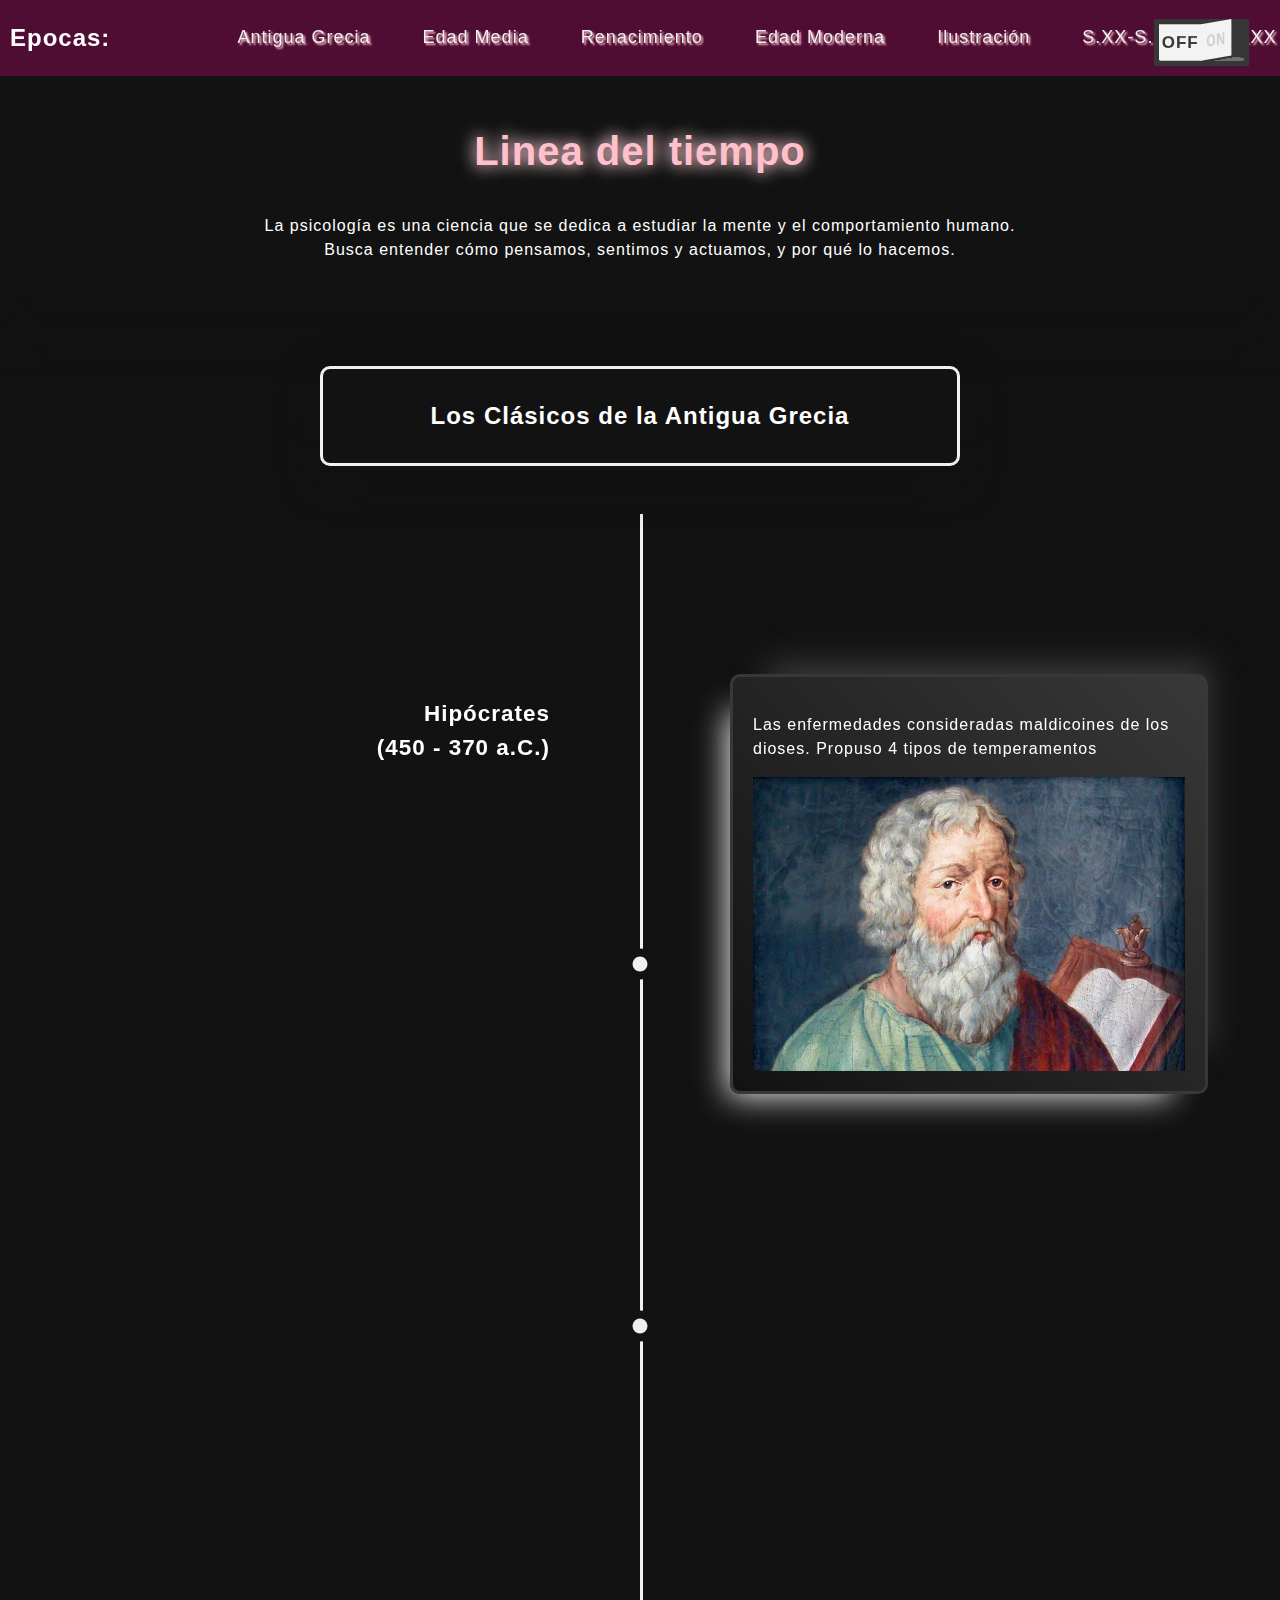
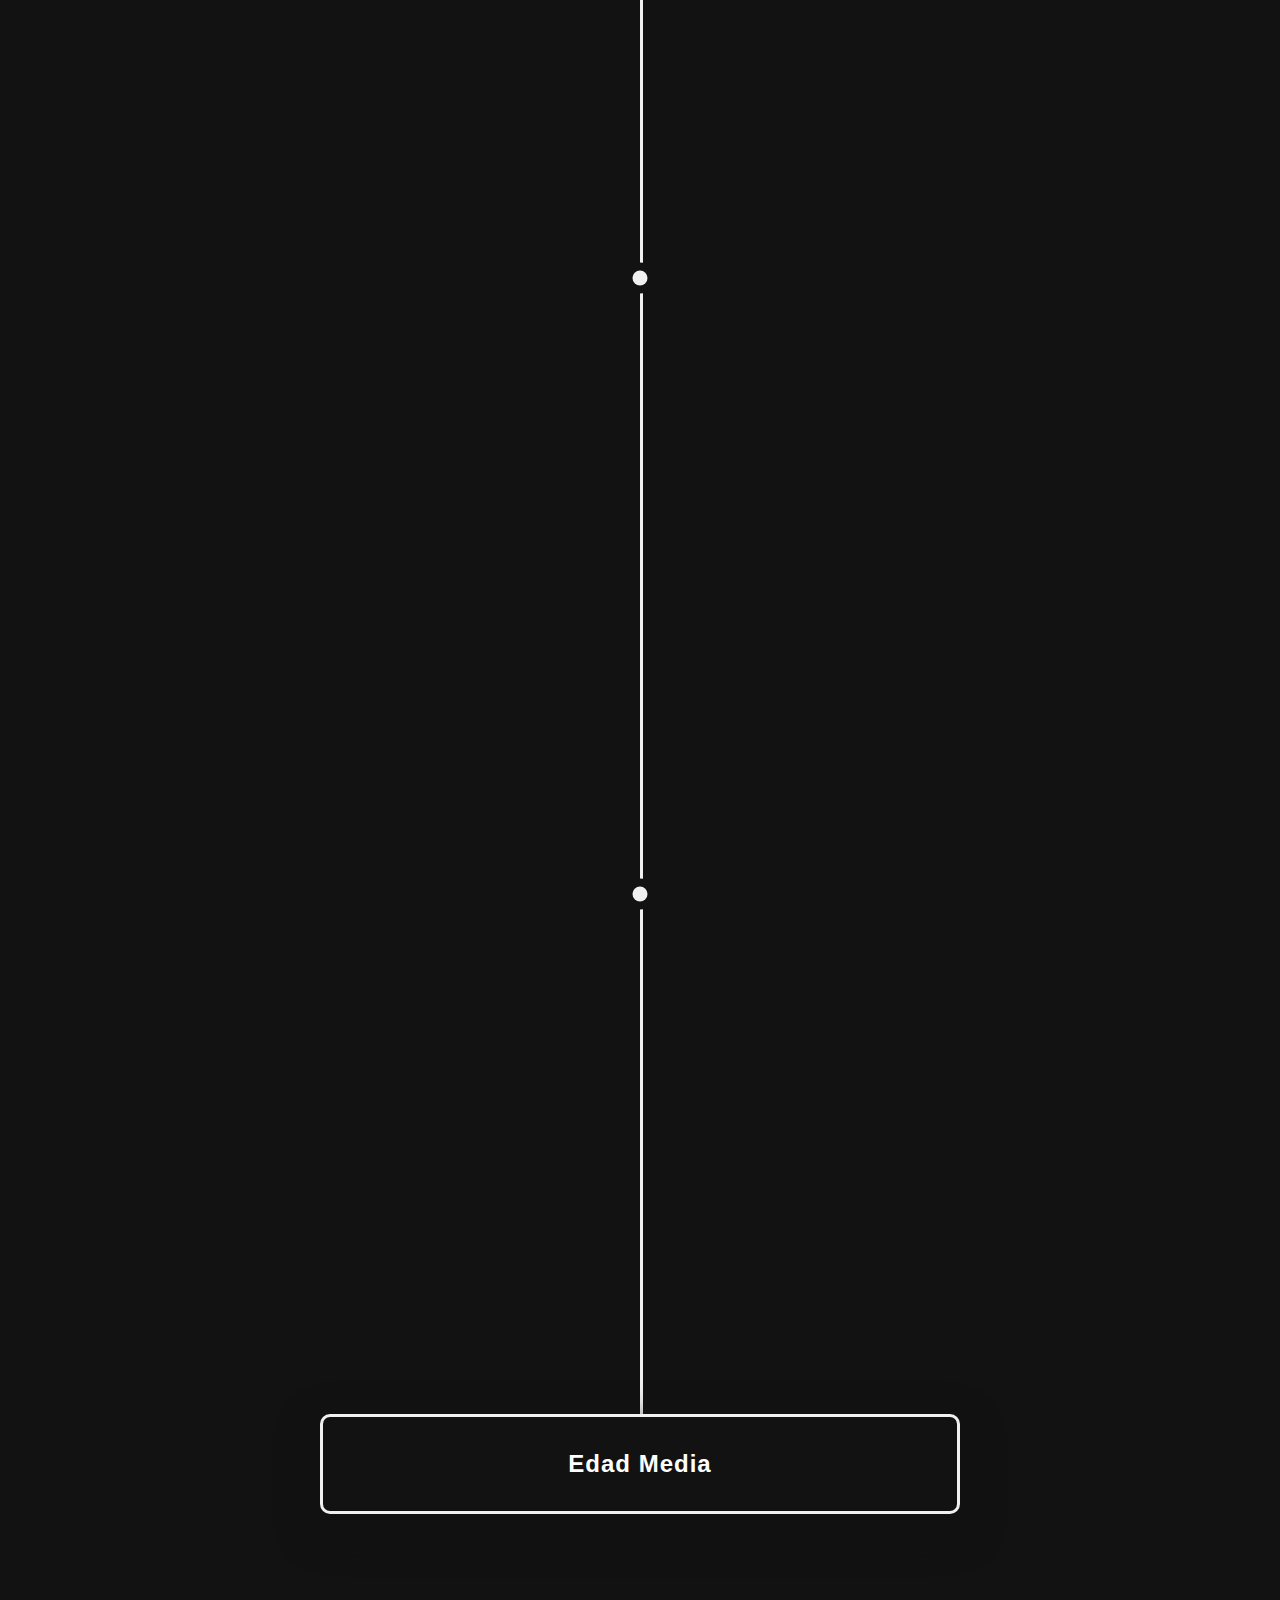
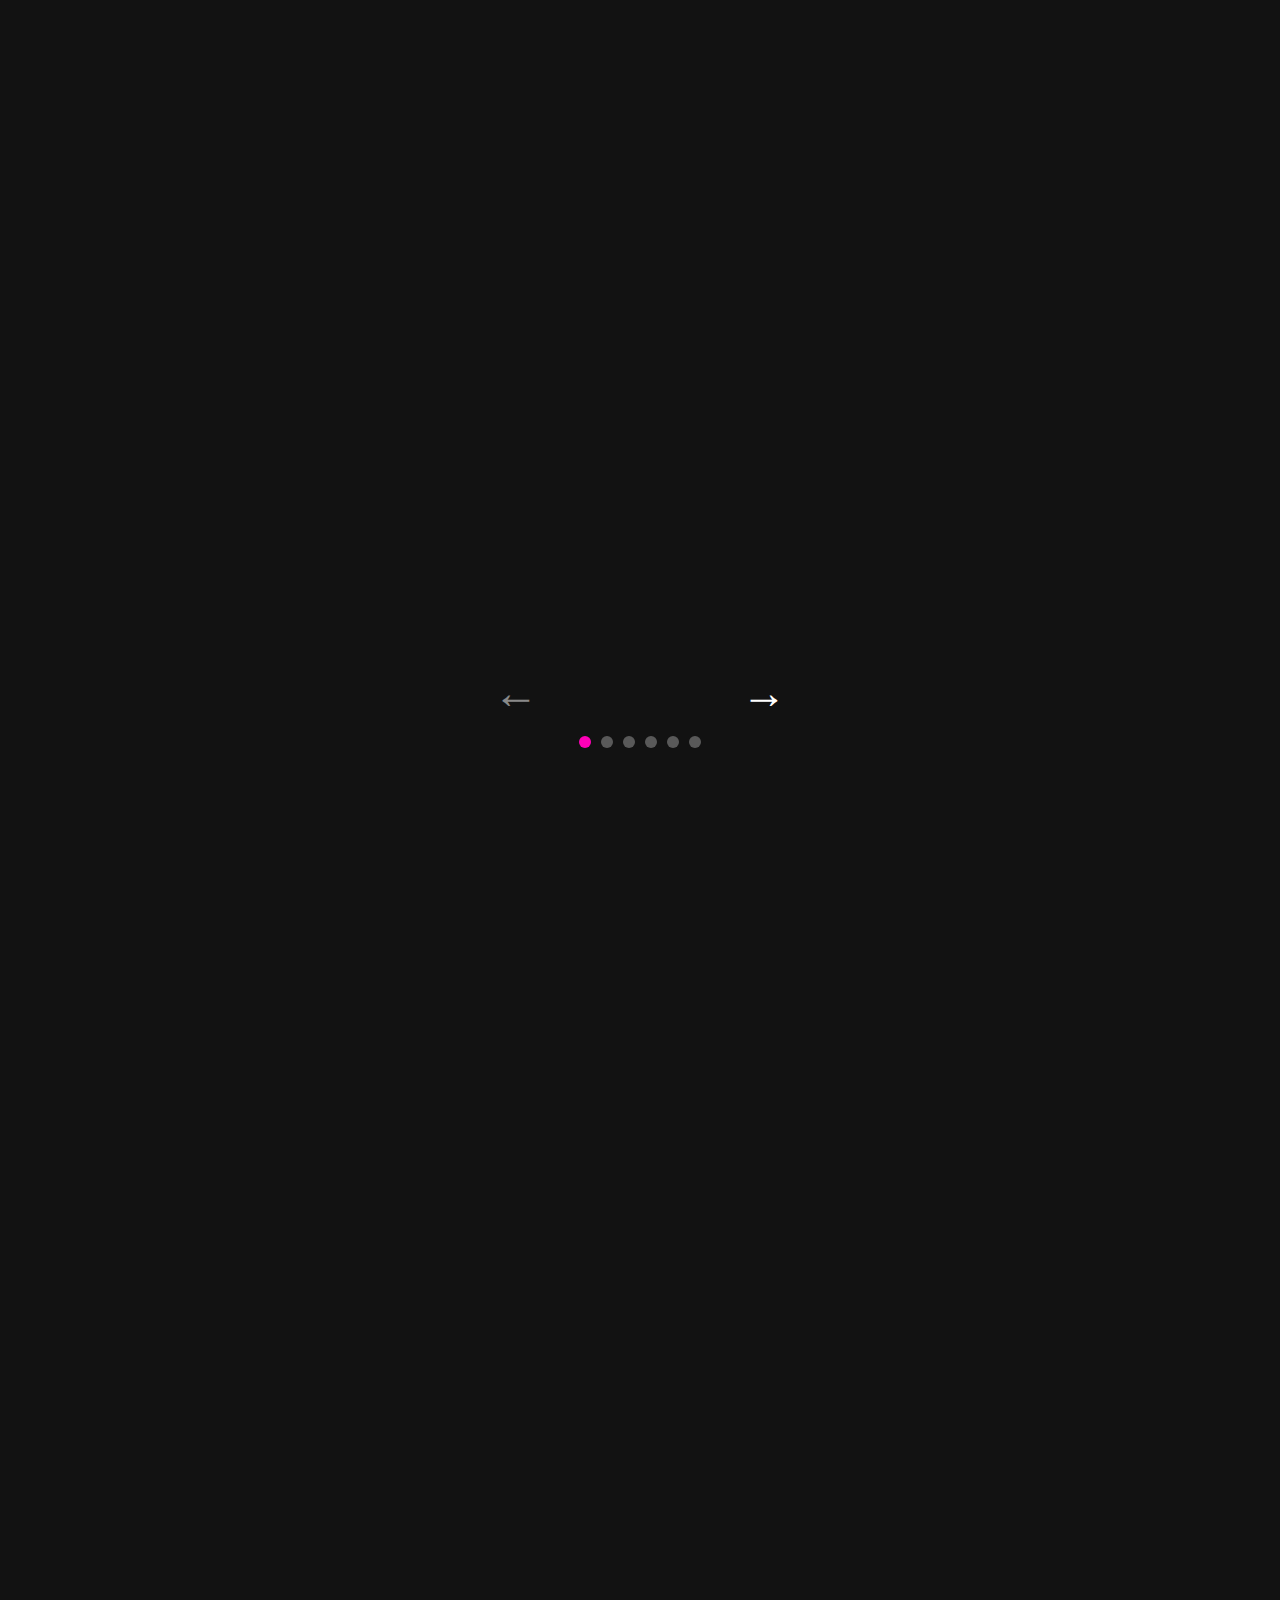
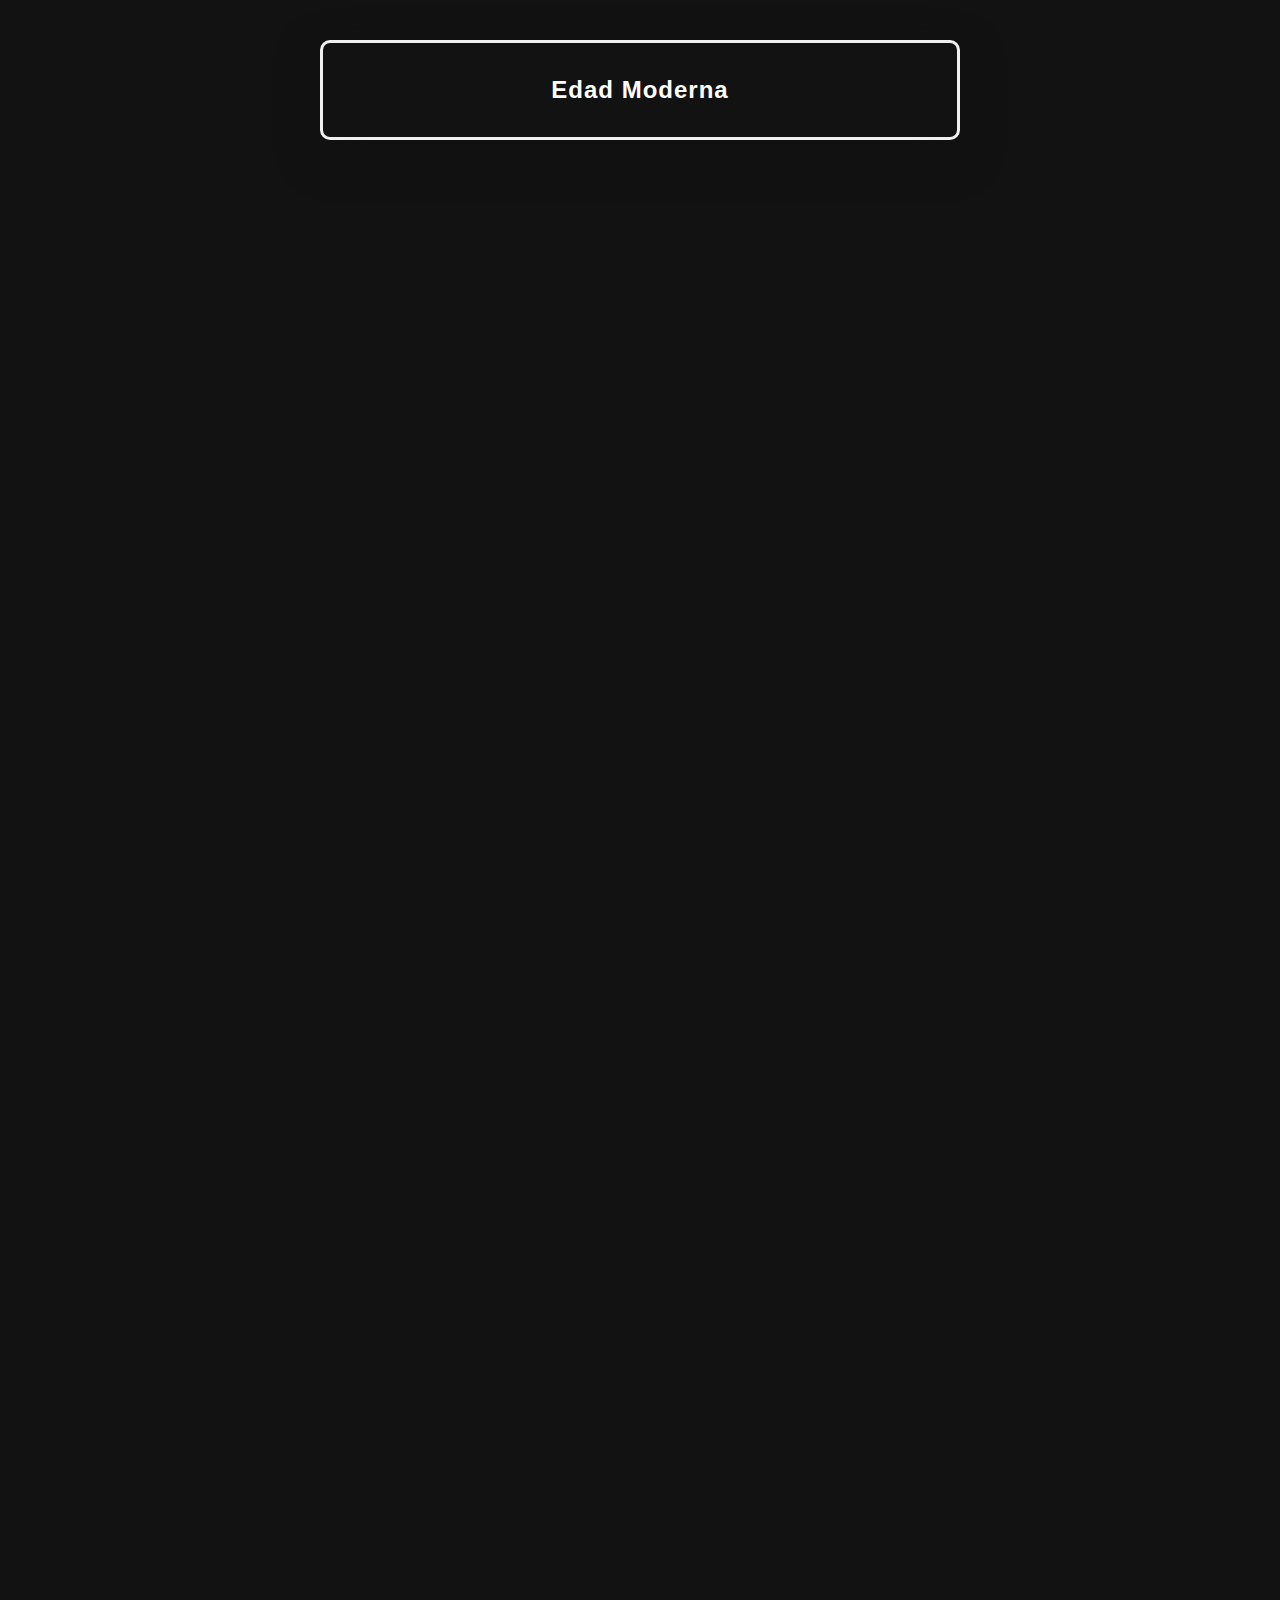
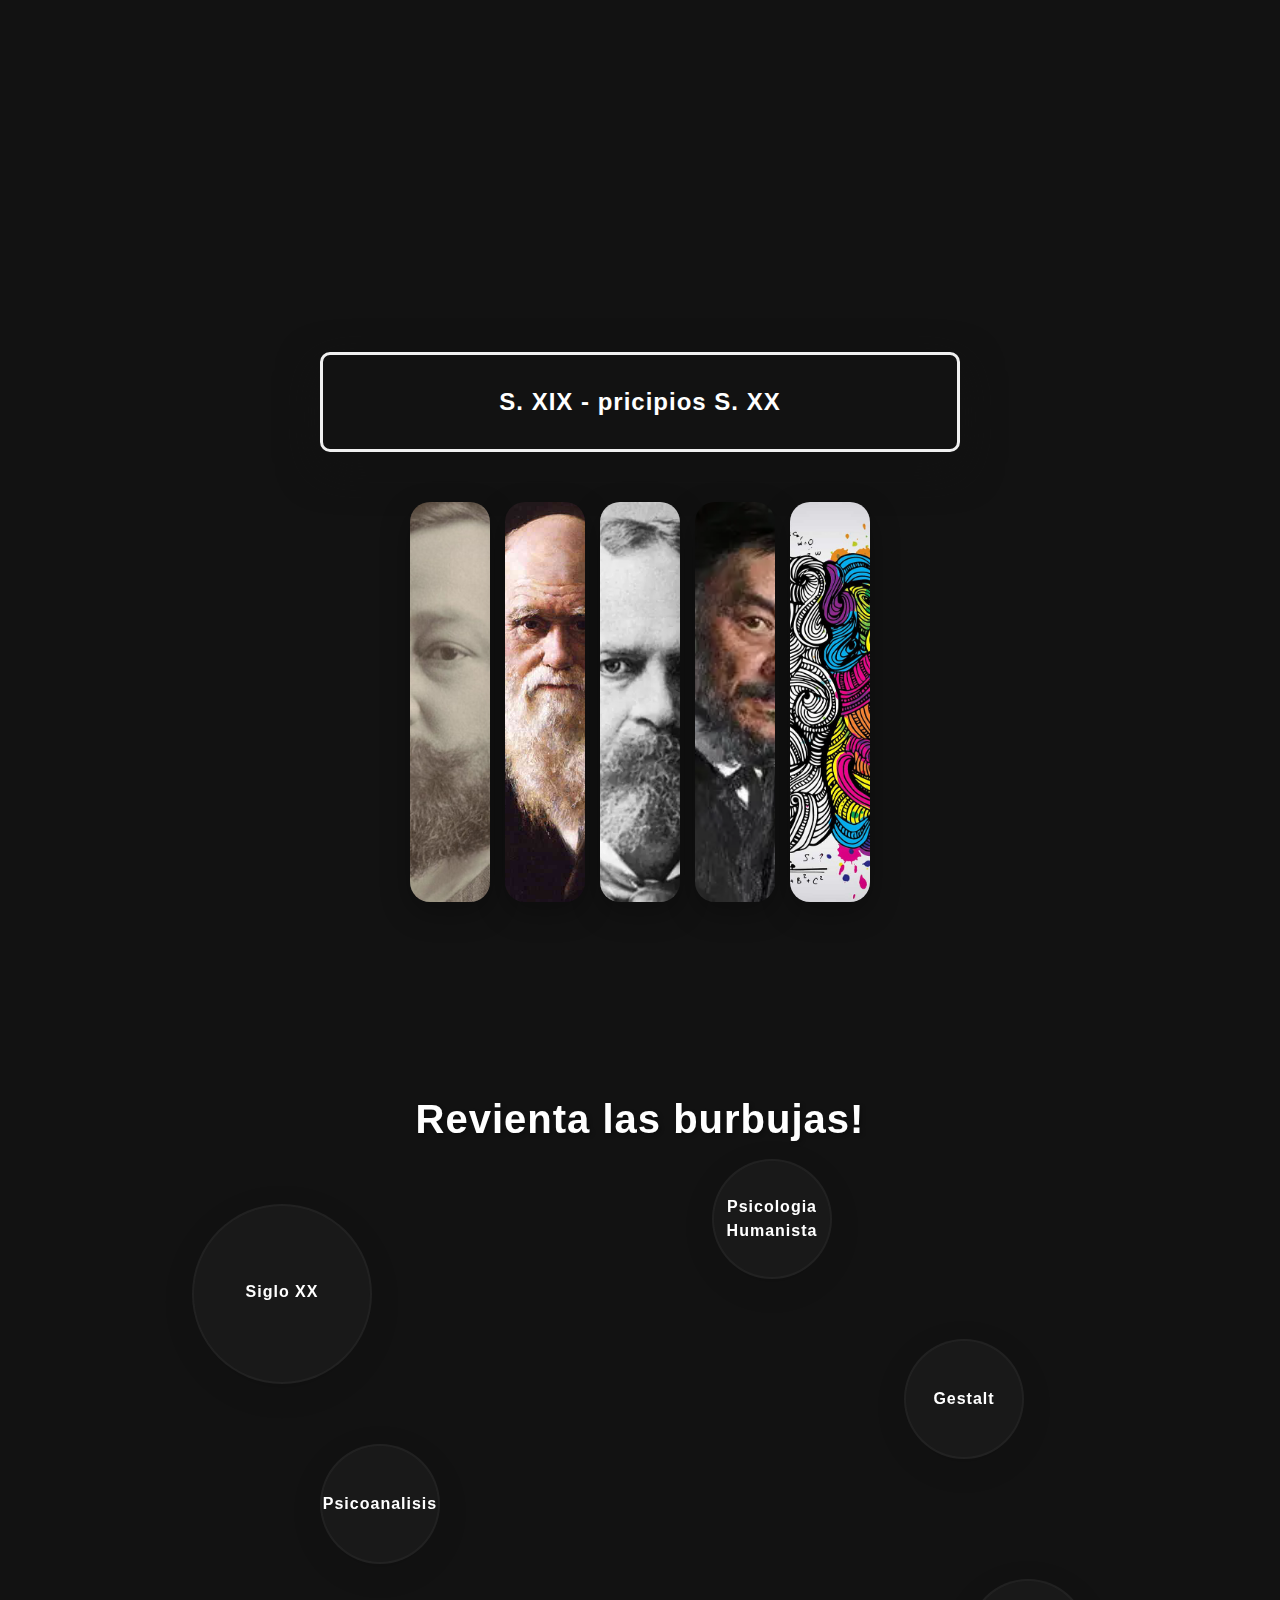
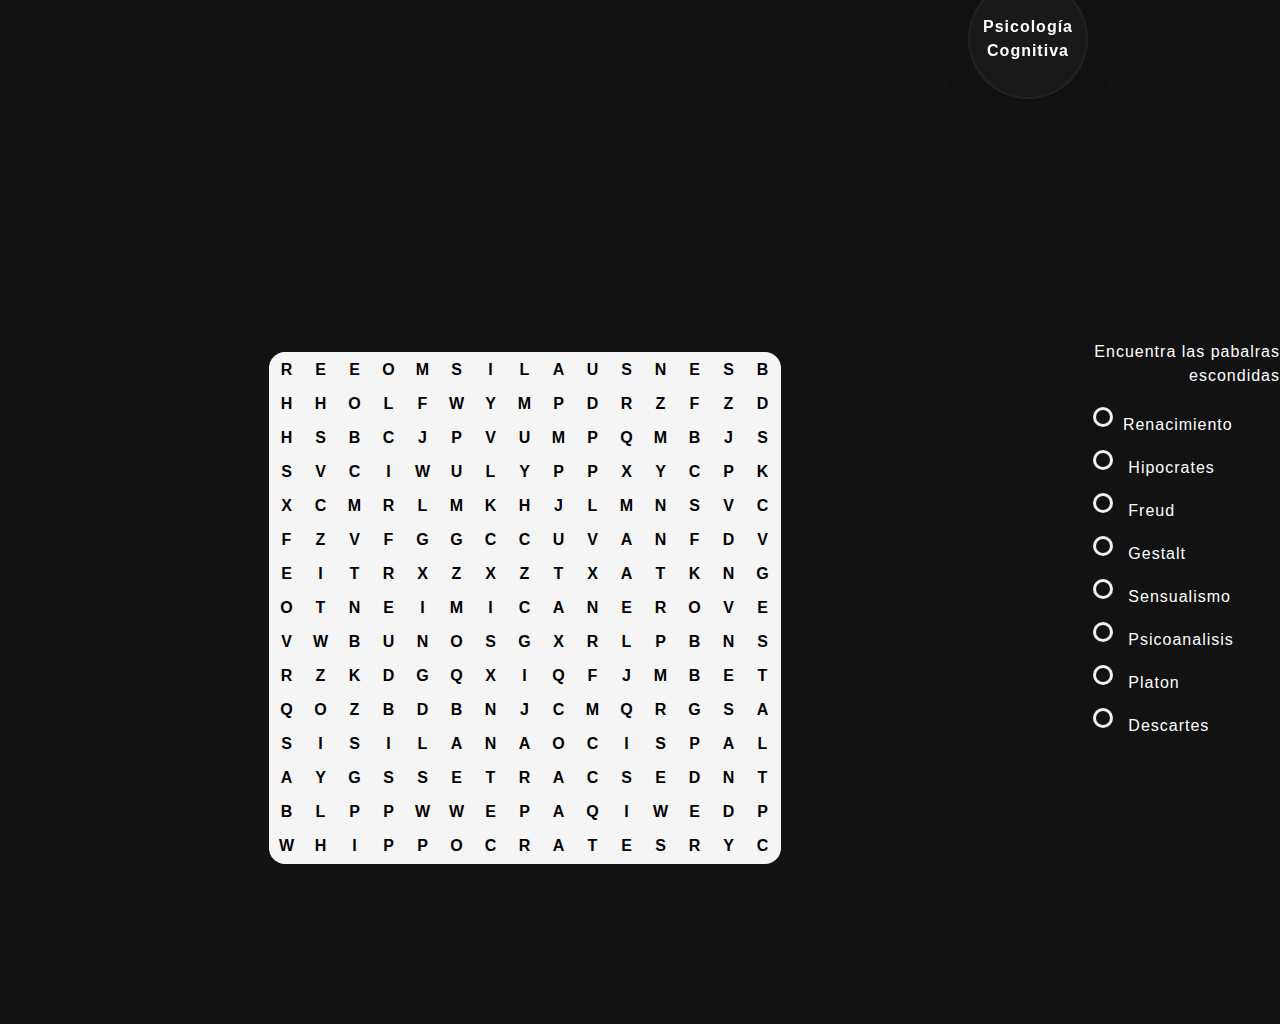
<file: index.html>
<!DOCTYPE html>
<html lang="en">

<head>
    <meta charset="UTF-8">
    <link rel="stylesheet" href="css/try1.css">
    <link rel="stylesheet" href="css/switch.css">
    <!-- <link rel="stylesheet" href="css/verticalTimeL.css">-->
    <link rel="stylesheet" href="css/hover-gal.css">
    <link rel="stylesheet" href="css/timeline-gallery.css">
    <link rel="stylesheet" href="css/book.css">



    <link rel="stylesheet" href="https://unpkg.com/aos@2.3.0/dist/aos.css">

    <meta name="viewport" content="width=device-width, initial-scale=1.0">
    <title>Document</title>
</head>

<body>
    <nav>
        <h2>Epocas: </h2>
        <div class="links">
            <a href="index.html#Antigua_Grecia">Antigua Grecia</a>
            <a href="index.html#Edad_Media">Edad Media</a>
            <a href="index.html#Renacimiento">Renacimiento</a>
            <a href="index.html#Edad_Moderna">Edad Moderna</a>
            <a href="index.html#Ilustracion">Ilustración</a>
            <a href="index.html#s-xix">S.XX-S.XX</a>
            <a href="index.html#s-xx">S.XX</a>
        </div>



        <!--<div class="sichi" style="transform: scale(1.5);">
            <input type="checkbox" name="" id="switch">
            <label for="switch"></label>
        </div>-->
        <label class="switch">
            <input class="cb" type="checkbox" id="switch" />
            <span class="toggle">
                <span class="left">off</span>
                <span class="right">on</span>
            </span>
        </label>
        <!--<audio src="img/oye-gela-escuchate-esto-saturado.mp3" id="miAudio"></audio>
        <img src="img/OIP.webp" alt="" id="miImagen" style="display: none;">-->

    </nav>


    <br><br><br>
    <header>
        <h2>Linea del tiempo</h2>
        <p>La psicología es una ciencia que se dedica a estudiar la mente y el comportamiento humano. <br> Busca
            entender cómo pensamos, sentimos y actuamos, y por qué lo hacemos.</p>
    </header>
    <br><br><br>
    <div class="theme" id="Antigua_Grecia">
        <h2>Los Clásicos de la Antigua Grecia</h2>
    </div>
    <br><br>
    <div class="timeline-line-container">
        <div class="timeline-line">
            <div class="timeline-line-progress"></div>
        </div>
        <div class="timeline-container"> <br><br>
            <div class="timeline-item">
                <div class="timeline-izq" data-aos="fade-right">
                    <h3>Hipócrates <br> (450 - 370 a.C.)</h3>
                </div>
                <div class="timeline-ct">
                    <div class="circle"></div>
                </div>
                <div class="timeline-der" data-aos="fade-left">
                    <div class="timeline-inf">
                        <p>Las enfermedades consideradas maldicoines de los dioses. Propuso 4 tipos de temperamentos</p>
                    </div>
                    <div class="timeline-img"><img src="img/hipocrates.jpg" alt="asd"></div>
                </div>
            </div>
            <br><br><br>
            <div class="timeline-item">
                <div class="timeline-izq" data-aos="fade-right">

                    <h3>Sócrates <br> (470 - 399 a.C.)</h3>
                </div>

                <div class="timeline-ct">
                    <div class="circle"></div>
                </div>
                <div class="timeline-der" data-aos="fade-left">

                    <div class="timeline-inf">
                        <ul>
                            <li>Antecedente de la psicoterapia.</li>
                            <li>Conocimineto a través de la experiencia.</li>
                        </ul>
                    </div>
                    <div class="timeline-img"><img src="img/socrates.webp" alt="asd"></div>
                </div>
            </div>
            <br>
            <div class="timeline-item">
                <div class="timeline-izq" data-aos="fade-right">
                    <h3>Platón <br> (429 - 347 a.C.)</h3>
                    <div class="platon-datos pla-log">
                        <ul>
                            <li><span class="li-pla-span">Función: </span>Es la parte más noble y superior del alma. Se
                                encarga de la deliberación, el conocimiento y el control de las otras dos partes.</li>
                            <li><span class="li-pla-span">Virtud: </span> La prudencia</li>
                            <li><span class="li-pla-span">Clase Social: </span> Gobernantes y filósofos</li>
                            <li><span class="li-pla-span">Ubicación corporal: </span>La cabeza</li>
                        </ul>
                    </div>
                    <div class="platon-datos pla-thy">
                        <li><span class="li-pla-span">Función: </span>La voluntad, el espíritu, el coraje y las pasiones
                            nobles, como la ambición o la ira justa. Es la parte que se enfada por la injusticia y ayuda
                            a la razón a controlar los deseos.</li>
                        <li><span class="li-pla-span">Virtud: </span>La fortaleza (o valor).</li>
                        <li><span class="li-pla-span">Clase Social: </span>Los guerreros y guardianes, quienes defienden
                            la ciudad y tienen el valor necesario para protegerla.</li>
                        <li><span class="li-pla-span">Ubicación corporal: </span>El tórax (corazón).</li>
                    </div>
                    <div class="platon-datos pla-epi">
                        <li><span class="li-pla-span">Función: </span>Los deseos y apetitos básicos e instintivos, como
                            el hambre, la sed y el deseo sexual. Es la parte más baja del alma y debe ser controlada por
                            la razón.</li>
                        <li><span class="li-pla-span">Virtud: </span>La templanza (o moderación).</li>
                        <li><span class="li-pla-span">Clase social: </span>Los artesanos y productores, quienes se
                            encargan de satisfacer las necesidades materiales de la sociedad.</li>
                        <li><span class="li-pla-span">Ubicación en el cuerpo: </span>El abdomen (estómago).</li>
                    </div>
                </div>

                <div class="timeline-ct">
                    <div class="circle"></div>
                </div>
                <div class="timeline-der" data-aos="fade-left">

                    <div class="timeline-inf">
                        <p>Teoria de los tres tipos de psique</p>
                        <ul>
                            <li><span class="pla-log-lis">Lógos</span> (Alma Racional)</li>
                            <li><span class="pla-thy-lis">Thymoeidés</span> (Alma irascible)</li>
                            <li><span class="pla-epi-lis">Epithymetikon</span> Alma Concupiscible</li>
                        </ul>
                    </div>
                    <div class="timeline-img"><img src="img/platon.webp" alt="asd"></div>
                </div>
            </div>
            <br>
            <div class="timeline-item">
                <div class="timeline-izq" data-aos="fade-right">

                    <h3>Aristóteles <br> (384 - 322 a.C.)</h3>
                </div>

                <div class="timeline-ct">
                    <div class="circle"></div>
                </div>
                <div class="timeline-der" data-aos="fade-left">

                    <div class="timeline-inf">
                        <ul>
                            <li>Análisis de las facultades del alma.</li>
                        </ul>
                        <p>Idea del sentido común, definición de intelecto y las motivaciones.</p>
                    </div>
                    <div class="timeline-img"><img src="img/aristoteles.webp" alt="asd"></div>
                </div>
            </div>
        </div>
    </div>
    <div class="space theme" id="Edad_Media">
        <h2>Edad Media</h2>
    </div>
    <!--
    <div class="verticaltime">
        <div class="vertical-line">
            <div class="vertical-line-progress"></div>
        </div>
        <div class="flip-container" style="margin: 1rem;">
            <div class="obj">
                <div class="obj-ani">
                    <div class="obj-face front">Avicena</div>
                    <div class="obj-face back">
                        <img src="img/avicena.jpg" alt="">
                        <p>Lorem ipsum dolor sit amet consectetur adipisicing elit. Quae, voluptas. Quae, voluptas.
                            Quae,
                            voluptas.</p>
                    </div>
                </div>
            </div>
            <div class="obj">
                <div class="obj-face front">
                    <h2>Avicena <br> (450 - 370 a.C.)</h2>
                </div>
                <div class="obj-face back">
                    <p>Lorem ipsum dolor sit amet consectetur adipisicing elit. Quae, voluptas. Quae, voluptas. Quae,
                        voluptas.</p>
                    <img src="img/avicena.jpg" alt="">
                </div>
            </div>
            <div class="obj">
                <div class="obj-face front">Avicena</div>
                <div class="obj-face back">
                    <h3>Avicena</h3> <br>
                    <p>Lorem ipsum dolor sit amet consectetur adipisicing elit. Quae, voluptas. Quae, voluptas. Quae,
                        voluptas.</p>
                    <img src="img/avicena.jpg" alt="">
                </div>
            </div>
            <div class="obj">
                <div class="obj-face front">Adelante</div>
                <div class="obj-face back">Atras</div>
            </div>
            <div class="obj">
                <div class="obj-ani">
                    <div class="obj-face front">Adelante</div>
                    <div class="obj-face back">Atras</div>
                </div>
            </div>
        </div>
    </div>
    -->

    <div class="gallery-timeline" data-aos="zoom-in">
        <div class="event-gallery carrusel-pag carrusel-0 gallery-active">
            <h2 class="gallery-h2">Avicena (980-1037)</h2>
            <div class="grid-gallery gal-dat-der">
                <p class="gallery-p">Influyente filósofo y médico persa, consideraba el alma (Nafs) como una entidad
                    inmortal separada del cuerpo. Sostenía que las emociones y la salud mental estaban profundamente
                    conectadas con el bienestar físico, siendo uno de los primeros en tratar las enfermedades
                    psicológicas como condiciones médicas.</p>
                <img src="img/avicena.jpg" alt="Avicena" class="gallery-img">
            </div>

        </div>
        <div class="event-gallery carrusel-pag carrusel-1">
            <h2 class="gallery-h2">Averroes (1126-1198)</h2>
            <div class="grid-gallery gal-dat-izq">
                <p class="gallery-p"> Su contribución más significativa a la psicología es su interpretación de la obra
                    de Aristóteles. Se opuso a la idea de la separación del alma y el cuerpo, afirmando que el intelecto
                    individual es una extensión de un intelecto universal. Esta visión materialista y unitaria del ser
                    humano influyó en los pensadores que se oponían al dualismo.</p>
                <img src="img/averroes.jpeg" alt="Alberto Magno" class="gallery-img">
            </div>

        </div>
        <div class="event-gallery carrusel-pag carrusel-2">
            <h2 class="gallery-h2">Maimónides (1135-1204)</h2>
            <div class="grid-gallery gal-dat-der">
                <p class="gallery-p">Enfatizó la importancia de la higiene mental para el bienestar físico. En sus
                    escritos, abordó la salud mental desde una perspectiva médica y ética, aconsejando el equilibrio
                    emocional y la moderación. Sus ideas sobre cómo el pensamiento y las emociones afectan al cuerpo son
                    una antesala de la terapia cognitiva.</p>
                <img src="img/maimonides.webp" alt="Tomás de Aquino" class="gallery-img">
            </div>

        </div>
        <div class="event-gallery carrusel-pag carrusel-3">
            <h2 class="gallery-h2">Santo Tomás de Aquino (1225-1274)</h2>
            <div class="grid-gallery gal-dat-izq">
                <p class="gallery-p">Su psicología se basa en la filosofía aristotélica, concibiendo al ser humano como
                    un compuesto de cuerpo y alma. Desarrolló un modelo de las facultades del alma, distinguiendo entre
                    los sentidos (externos e internos como la imaginación y la memoria), el intelecto y la voluntad</p>
                <img src="img/aquino.webp" alt="Roger Bacon" class="gallery-img">
            </div>
        </div>
        <div class="event-gallery carrusel-pag carrusel-4">
            <h2 class="gallery-h2">Guillermo de Ockham (1287-1347)</h2>
            <div class="grid-gallery gal-dat-der">
                <p class="gallery-p">A través de su nominalismo y la "navaja de Ockham", sentó las bases para el
                    empirismo y la psicología científica. Al argumentar que solo existen los individuos y que el
                    conocimiento proviene de la experiencia directa, promovió un enfoque que privilegia la observación y
                    la evidencia sobre las ideas abstractas, una base metodológica para el futuro conductismo.
                </p>
                <img src="img/ockham.webp" alt="Guillermo de Ockham" class="gallery-img">
            </div>
        </div>
        <div class="event-gallery carrusel-pag carrusel-5">
            <h2 class="gallery-h2">Fin de la Edad Media</h2>
            <div class="grid-gallery">
                <p class="gallery-p">El período medieval sentó las bases para el desarrollo posterior de la psicología
                    como
                    ciencia, preparando el terreno para el Renacimiento.</p>
                <img src="img/media.webp" alt="Fin de la Edad Media" class="gallery-img">
            </div>
        </div>
    </div>
    <div class="gallery-buttons">
        <button class="gallery-btn" id="gallery-prev-btn" onclick="prevGallery()">←</button>
        <button class="gallery-btn" id="gallery-next-btn" onclick="nextGallery()">→</button>
    </div>
    <div class="gallery-indicators" id="gallery-indicators">
        <!-- Los indicadores se generarán dinámicamente con JavaScript -->
    </div>

    <div class="timeline-solo" data-aos="flip-up" id="Renacimiento">
        <div class="solo-container">
            <div class="solo-title">
                <h2 class="solo-name"><span>Renacimiento <br></span>René Descartes (1596-1650)</h2>
            </div>
            <div class="solo-line"></div>
            <div class="solo-data">
                <img src="img/rene-descartes.jpeg" alt="" class="solo-img">
                <div class="solo-txt">
                    <p>Pensaba que la introspección era un método válido para buscar la verdad y que mente y cuerpo eran
                        entidades separadas <br><br>

                        También consideró el cuerpo como una máquina compleja, lo que influyó en el desarrollo de la
                        idea de la acción refleja.
                    </p>
                    <ul>
                        <li><span style="font-size: large;">Dualismo: </span> <br>&nbsp;&nbsp;&nbsp;&nbsp;&nbsp; La
                            mente y el cuerpo son entidades separadas.</li>
                        <li><span style="font-size: large;">Glándula Pineal: </span> <br>&nbsp;&nbsp;&nbsp;&nbsp;&nbsp;
                            Considerada el punto de conexión entre mente y cuerpo.</li>
                        <li><span style="font-size: large;">Acción refleja: </span> <br>&nbsp;&nbsp;&nbsp;&nbsp;&nbsp;
                            El cuerpo funciona como una máquina con movimientos involuntarios (arco reflejo).</li>
                        <li><span style="font-size: large;">Emociones: </span> <br>&nbsp;&nbsp;&nbsp;&nbsp;&nbsp; Vistas
                            como respuestas corporales que la mente experimenta.</li>
                    </ul>
                </div>

            </div>
        </div>
    </div>



    <br><br><br><br>
    </div>
    <div class="sapce theme" id="Edad_Moderna">
        <h2>Edad Moderna</h2>
    </div>
    <div class="book-container" data-aos="zoom-in">
        <div class="page-indicator">
            Evento <span id="current-pages">1-2</span> de 4 | Línea de Tiempo Personal
        </div>

        <div class="controls">
            <button class="btn" id="prev-btn" onclick="previousPage()">← Anterior</button>
            <button class="btn" id="next-btn" onclick="nextPage()">Siguiente →</button>
        </div>
        <div class="book">
            <div class="pages-wrapper">
                <!-- Evento 1: Páginas 1-2 - Nacimiento e Infancia -->
                <!-- Evento 1: Páginas 1-2 - Nacimiento e Infancia -->
                <div class="page-spread spread-0 active">
                    <div class="page">
                        <div class="timeline-date">~~~~</div>
                        <div class="timeline-icon"></div>
                        <div class="timeline-title">Empirismo</div>
                        <div class="timeline-description">
                            Todo el conocimiento derivaba de la experiencia y tenian una perspectiva mecanicista del
                            universo y el cuerpo humano. <br>
                            La experiencia cognoscitiva funcionaba a partir de principios y leyes.
                        </div>
                        <img src="img/thom-hobbes.webp" alt="Bebé recién nacido" style="max-height: 120px;">
                        <div class="timeline-details">
                            <strong>Thomas Hobbes:</strong> (1588-1679)<br>
                            <strong>John Locke</strong> (1632-1704)<br>
                            <strong>David Hume</strong> (1711-1776)<br>
                            <strong>John Stuart Mill</strong> (1806-1873)
                        </div>
                        <div class="page-number left">1</div>
                    </div>
                    <div class="page">
                        <div class="timeline-date">~~~~</div>
                        <div class="timeline-icon"></div>
                        <div class="timeline-title">Sensualismo</div>
                        <div class="timeline-description">
                            Todas las ideas derivan de la experiencia. <br>
                            Resaltaban la importancia de las sensaciones para explicar la experiencia consciente. <br>
                            Explicar la mente de modo que enfatizara su naturaleza mecánica.
                        </div>
                        <img src="img/pierre-gas.webp" alt="Escuela primaria" style="max-height: 120px;">
                        <div class="timeline-details">
                            <strong>Pierre Gassendi</strong> (1592-1655)<br>
                            <strong>Julien de La Mettrie</strong> (1709-1751)<br>
                            <strong>Étienne B. de Condilac</strong> (1714-1780)
                        </div>
                        <div class="page-number right">2</div>
                    </div>
                </div>

                <!-- Evento 2: Páginas 3-4 - Adolescencia y Logros -->
                <div class="page-spread spread-1">
                    <div class="page">
                        <div class="timeline-date">~~~~</div>
                        <div class="timeline-icon"></div>
                        <div class="timeline-title">Postivismo</div>
                        <div class="timeline-description">
                            Surgió con el éxito de las ciencias físicas y la ciencia de la mente. <br>
                            El conocimiento científico es el único valido. <br>
                            <strong>Auguste Comte</strong> creía que era posible estudiar objetivamente a las personas
                            por medio de la observación.
                        </div>
                        <img src="img/comte.jpeg" alt="Proyecto científico" style="max-height: 120px;">
                        <div class="timeline-details">
                            <strong>Auguste Comte</strong> (1798-1857)<br>
                            <strong>Ernst Mach</strong> (1838-1916)
                        </div>
                        <div class="page-number left">3</div>
                    </div>
                    <div class="page">
                        <div class="timeline-date">~~~~</div>
                        <div class="timeline-icon"></div>
                        <div class="timeline-title">Racionalszmo</div>
                        <div class="timeline-description">
                            Una mente activa, que actúa con información de los sentidos. <br> Enfatizaban las razones de
                            la conducta. <br> Hacían hincapié en el pensamiento deductivo.
                        </div>
                        <img src="img/baruch.jpeg" alt="Ceremonia de graduación" style="max-height: 120px;">
                        <div class="timeline-details">
                            <strong>Baruch Spinoza</strong> (1632-1677)<br>
                            <strong>Nicolás Malebranche</strong> (1638-1715)<br>
                            <strong>Immanuel Kant</strong> (1724-1804)
                        </div>
                        <div class="page-number right">4</div>
                    </div>
                </div>

                <!-- Evento 3: Páginas 5-6 - Presente y Futuro -->

            </div>
        </div>


    </div>

    <br><br><br><br id="Ilustracion">

    <div class="tren" data-aos="zoom-in-up">

        <div class="tren-timeline">
            <div class="station station-active" data-info="i1">
                <div class="punto"></div>
                <div class="name-station">Ilustración</div>
            </div>
            <div class="station" data-info="i2">
                <div class="punto"></div>
                <div class="name-station">Romanticismo</div>
            </div>
            <div class="station" data-info="i3">
                <div class="punto"></div>
                <div class="name-station">Existencialismo</div>
            </div>
            <div class="station" data-info="i4">
                <div class="punto"></div>
                <div class="name-station">Voluntarismo</div>
            </div>
        </div>

        <div id="i1" class="info station-active">
            <p>En la Ilustración, la psicología se vio influenciada por la razón y el método científico. Se buscó
                entender la mente como un objeto de estudio objetivo, similar a las ciencias naturales.
                <br><br> En este marco se llevaron algunas corrientes que influenciaron a la psicología asi como el
                Romanticismo, Existencialismo y el Voluntarismo
            </p>

        </div>
        <div id="i2" class="info">
            <p>La época del Romanticismo, como reacción, trajo un enfoque en la emoción, la intuición y la experiencia
                subjetiva. Esto puso de relieve la importancia del individuo y de los aspectos no racionales de la
                psique. </p>
            <ul>
                <li><strong>Jean-Jacques Rousseau</strong> (1712-1778): Destacó la importancia de la emoción y la
                    intuición, influyendo en el estudio de la subjetividad y el desarrollo de la psicología humanista.
                </li>
                <li><strong>Johann Wolfgang von Goethe</strong> (1749-1832): A través de su literatura, exploró el
                    conflicto entre el instinto y la razón, resaltando la naturaleza dinámica y emocional del ser
                    humano.</li>
                <li><strong>Arthur Schopenhauer</strong> (1788-1860): Su filosofía se centró en el concepto de la
                    voluntad como la fuerza impulsora del universo y de la vida, influyendo en la noción de los impulsos
                    irracionales.</li>
            </ul>
        </div>
        <div id="i3" class="info">
            <p>El Existencialismo se centró en la libertad, la elección y la búsqueda de sentido personal. Influyó en la
                psicología al destacar que las personas son responsables de crear su propia existencia, no estando
                predeterminadas por fuerzas externas.</p>
            <ul>
                <li><strong>Søren Kierkegaard</strong> (1813-1855): Padre del existencialismo, se centró en la libertad
                    de elección, la angustia y la responsabilidad personal.</li>
                <li><strong>Friedrich Nietzsche</strong> (1844-1900): Su filosofía del "superhombre" y la "voluntad de
                    poder" enfatizó la importancia de la creación de valores y el sentido de la vida, influenciando la
                    psicología existencial y humanista.</li>
                <li><strong>Jean-Paul Sartre</strong> (1905-1980): Su frase "la existencia precede a la esencia" subraya
                    que el ser humano no nace con un propósito predeterminado, sino que lo crea a través de sus
                    elecciones.</li>
            </ul>


        </div>
        <div id="i4" class="info">
            <p>
                Se centra en el estudio de la voluntad como el elemento principal y más activo de la conciencia. Wundt
                creía que la mente no es una colección pasiva de ideas, sino un proceso dinámico y creativo en el que la
                atención y la voluntad juegan un papel crucial en la organización y síntesis de la experiencia.
                Utilizaba la introspección experimental para analizar la conciencia en sus elementos básicos.

            </p>
            <ul>
                <li><strong>Wilhelm Wundt</strong> (1832-1920) - Fundador de la psicología experimental, su voluntarismo
                    se centró en el estudio de la voluntad como un proceso mental activo y creativo.</li>
            </ul>

        </div>
    </div>



    <br><br><br><br>
    <div class="space theme" id="s-xix">
        <h2>S. XIX - pricipios S. XX</h2>
    </div>

    <div class="hover-gal-container">
        <div class="hover-gal-item hover-gal-item-1">
            <div class="hover-gal-content">
                <div class="hover-gal-title">Estructuralismo</div>
                <div class="hover-gal-subtitle">~~~~</div>
                <div class="hover-gal-description">
                    La psicología debía estudiar la experiencia inmediata (conciencia). <br> Los procesos de la
                    conciencia estaban compuestos por sensaciones.
                </div>
                <div class="hover-gal-stats">
                    <div class="hover-gal-stat">
                        <span class="hover-gal-stat-number">Edward Bradford Tichener</span>
                        <span class="hover-gal-stat-label">(1867-1927)</span>
                    </div>

                </div>
            </div>
        </div>

        <div class="hover-gal-item hover-gal-item-2">
            <div class="hover-gal-content">
                <div class="hover-gal-title">Darwinismo</div>
                <div class="hover-gal-subtitle">~~~~</div>
                <div class="hover-gal-description">
                    Las propuestas de Darwin influyeron mucho sobre la psicología del desarrollo, la psicobiología, el
                    estudio del aprendizaje, las emociones, la conducta, la psicometría, etc...
                </div>
                <div class="hover-gal-stats">
                    <div class="hover-gal-stat">
                        <span class="hover-gal-stat-number">Charles Darwin</span>
                        <span class="hover-gal-stat-label">(1809-1882)</span>
                    </div>

                </div>
            </div>
        </div>

        <div class="hover-gal-item hover-gal-item-3">
            <div class="hover-gal-content">
                <div class="hover-gal-title">Funcionalismo</div>
                <div class="hover-gal-subtitle">~~~~</div>
                <div class="hover-gal-description">
                    Comprender como funciona la mente y la conducta. <br> El interés po r le funcionamineto de la mente
                    y la conducta los condujo al estudio de la motivación.
                </div>
                <div class="hover-gal-stats">
                    <div class="hover-gal-stat">
                        <span class="hover-gal-stat-number">William James</span>
                        <span class="hover-gal-stat-label">(1842-1910)</span>
                    </div>

                </div>
            </div>
        </div>

        <div class="hover-gal-item hover-gal-item-4">
            <div class="hover-gal-content">
                <div class="hover-gal-title">Condusctismo</div>
                <div class="hover-gal-subtitle">Iván M. Séchenov</div>
                <div class="hover-gal-description">
                    Pensaba que los estímulos externos provocaban cualquier conducta; no negala la existencia de la
                    conciencia.
                </div>
                <div class="hover-gal-stats">
                    <div class="hover-gal-stat">
                        <span class="hover-gal-stat-number">Iván M. Séchenov</span>
                        <span class="hover-gal-stat-label">(1829-1905)</span>
                    </div>

                </div>
            </div>
        </div>

        <div class="hover-gal-item hover-gal-item-5">
            <div class="hover-gal-content">
                <div class="hover-gal-title">Importancia</div>
                <div class="hover-gal-subtitle">~~~~</div>
                <div class="hover-gal-description">
                    El siglo XIX y principios del XX son cruciales para la psicología porque fue la época en que se
                    transformó de una rama de la filosofía a una ciencia experimental y autónoma.
                </div>

            </div>
        </div>
    </div>

    <br><br><br>

    <div class="container-bubble" id="s-xx">
        <h2 class="h2-bubble">Revienta las burbujas!</h2>

        <div class="bubble bubble-1" data-info="1">
            <div class="bubble-year">Siglo XX</div>
            <div class="bubble-title"></div>
        </div>

        <div class="bubble bubble-2" data-info="2">
            <div class="bubble-year"></div>
            <div class="bubble-year">Gestalt</div>
        </div>

        <div class="bubble bubble-3" data-info="3">
            <div class="bubble-year"></div>
            <div class="bubble-year">Psicoanalisis</div>
        </div>

        <div class="bubble bubble-4" data-info="4">
            <div class="bubble-year"></div>
            <div class="bubble-year">Psicologia Humanista</div>
        </div>

        <div class="bubble bubble-5" data-info="5">
            <div class="bubble-year"></div>
            <div class="bubble-year">Psicología Cognitiva</div>
        </div>


    </div>

    <!-- Modal -->
    <div class="info-modal" id="modal">
        <div class="info-content" id="modalContent">
            <button class="close-btn" id="closeBtn">&times;</button>
            <div class="info-year" id="modalYear"></div>
            <div class="info-title" id="modalTitle"></div>
            <div class="info-description" id="modalDescription"></div>
        </div>
    </div>


    <div class="sopa-letras">

        <iframe src="sopa.html" frameborder="0"></iframe>
        <section>
            <p>Encuentra las pabalras escondidas</p>
            <ul>
                <li class="li-sopa"><input type="checkbox" name="rena" id="rena"><span>Renacimiento</span></li>
                <li class="li-sopa"><input type="checkbox" name="rena" id="rena"> <span>Hipocrates</span></li>
                <li class="li-sopa"><input type="checkbox" name="rena" id="rena"> <span>Freud</span></li>
                <li class="li-sopa"><input type="checkbox" name="rena" id="rena"> <span>Gestalt</span></li>
                <li class="li-sopa"><input type="checkbox" name="rena" id="rena"> <span>Sensualismo</span></li>
                <li class="li-sopa"><input type="checkbox" name="rena" id="rena"> <span>Psicoanalisis</span></li>
                <li class="li-sopa"><input type="checkbox" name="rena" id="rena"> <span>Platon</span></li>
                <li class="li-sopa"><input type="checkbox" name="rena" id="rena"> <span>Descartes</span></li>
            </ul>

        </section>

    </div>
    <!--["RENACIMIENTO", "HIPPOCRATES", "FREUD", "GESTALT", "SENSUALISMO", "PSICOANALISIS", "PLATON", "DESCARTES"];-->



    <script src="https://unpkg.com/aos@2.3.0/dist/aos.js"></script>
    <script src="js/cosos.js"></script>


</body>

</html>
</file>
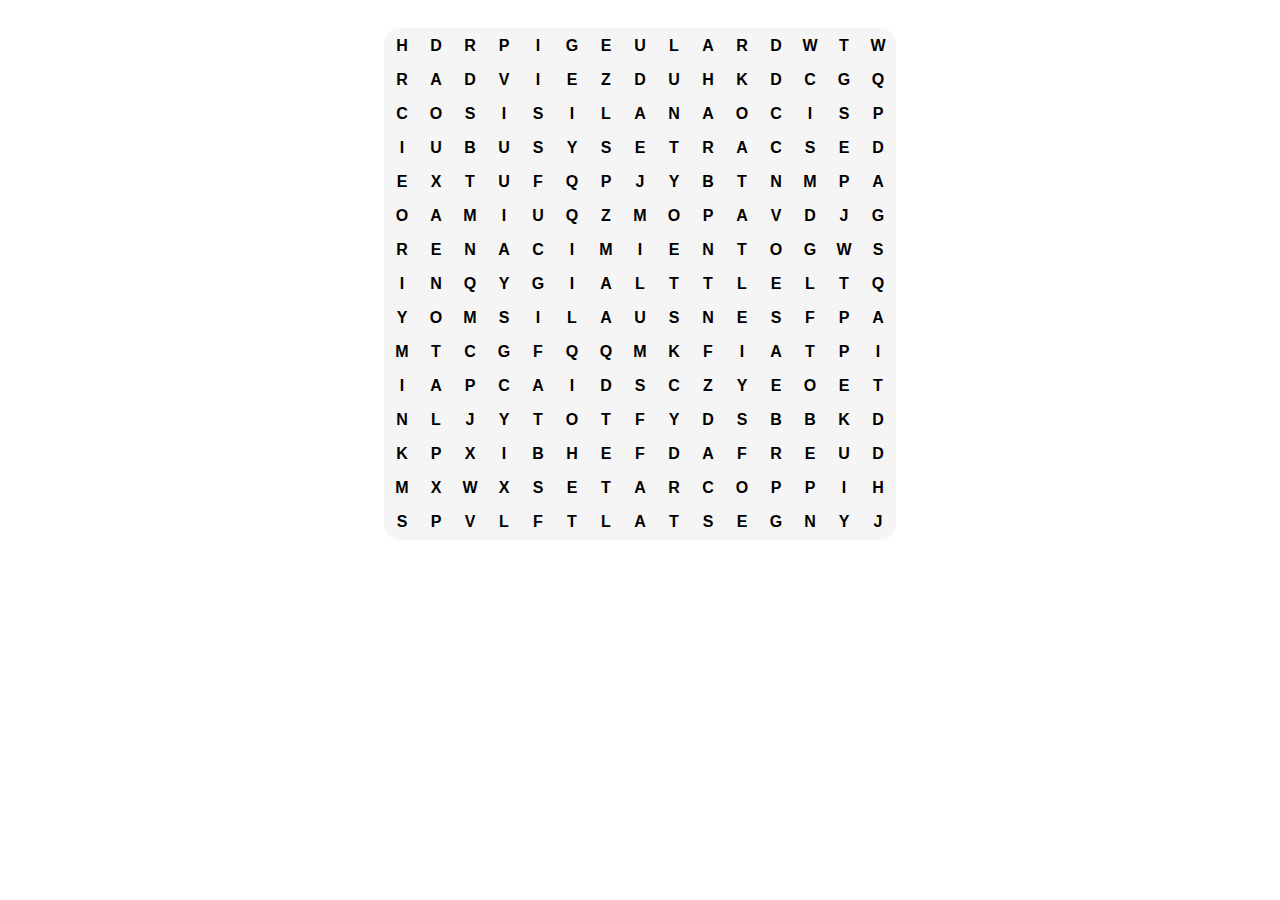
<file: sopa.html>
<!DOCTYPE html>
<html lang="es">

<head>
    <meta charset="UTF-8">
    <meta name="viewport" content="width=device-width, initial-scale=1.0">
    <title>Sopa de Letras</title>
    <style>
        body {
            font-family: sans-serif;
            display: flex;
            flex-direction: column;
            align-items: center;
            
        }

        table {
            border-radius: 1rem;

            margin-top: 20px;
            background-color: whitesmoke;
        }

        td {
            width: 30px;
            height: 30px;
            text-align: center;

            border-radius: 1rem;
            cursor: pointer;
            user-select: none;
            font-weight: bold;
            transition: all 0.1s ease;
        }

        td.selected {
            background-color: yellow;
            border-radius: 0%;
            transition: all 0.1s ease;
        }

        td:hover{
            background-color: gray;

        }

        h1,
        p {
            text-align: center;
        }
    </style>
</head>

<body>
    <table id="grid"></table>

    <script>
        const palabras =
            ["RENACIMIENTO", "HIPPOCRATES", "FREUD", "GESTALT", "SENSUALISMO", "PSICOANALISIS", "PLATON", "DESCARTES"];
        const size = 15;

        // Crear cuadrícula vacía 
        let grid = Array.from({ length: size }, () => Array(size).fill(''));

        // Función para colocar palabra en dirección aleatoria 
        function colocarPalabra(palabra) {
            const directions = [
                [0, 1],  // horizontal 
                [1, 0],  // vertical 
                [1, 1],  // diagonal 
                [0, -1], // horizontal inversa 
                [-1, 0], // vertical inversa 
                [-1, -1],// diagonal inversa 
                [1, -1], // diagonal hacia abajo izquierda 
                [-1, 1]  // diagonal hacia arriba derecha 
            ];
            let placed = false;
            while (!placed) {
                const dir = directions[Math.floor(Math.random() * directions.length)];
                const row = Math.floor(Math.random() * size);
                const col = Math.floor(Math.random() * size);
                let canPlace = true;
                for (let i = 0; i < palabra.length; i++) {
                    const r = row + dir[0] * i;
                    const c = col + dir[1] * i;
                    if (r < 0 || r >= size || c < 0 || c >= size || (grid[r][c] && grid[r][c] !== palabra[i])) {
                        canPlace = false; break;
                    }
                }
                if (canPlace) {
                    for (let i = 0; i < palabra.length; i++) {
                        const r = row + dir[0] * i;
                        const c = col + dir[1] * i;
                        grid[r][c] = palabra[i];
                    }
                    placed = true;
                }
            }
        }

        // Colocar todas las palabras 
        palabras.forEach(colocarPalabra);

        // Llenar espacios vacíos con letras aleatorias 
        for (let i = 0; i < size; i++)
            for (let j = 0; j < size; j++)
                if (grid[i][j] === '') grid[i][j] = String.fromCharCode(65 + Math.floor(Math.random() * 26));

        // Mostrar tabla 
        const table = document.getElementById('grid');
        for (let i = 0; i < size; i++) {
            const tr = document.createElement('tr');
            for (let j = 0; j < size; j++) {
                const td = document.createElement('td');
                td.textContent = grid[i][j];
                td.addEventListener('click', () => td.classList.toggle('selected'));
                tr.appendChild(td);
            }
            table.appendChild(tr);
        } 
    </script>
</body>

</html>
</file>
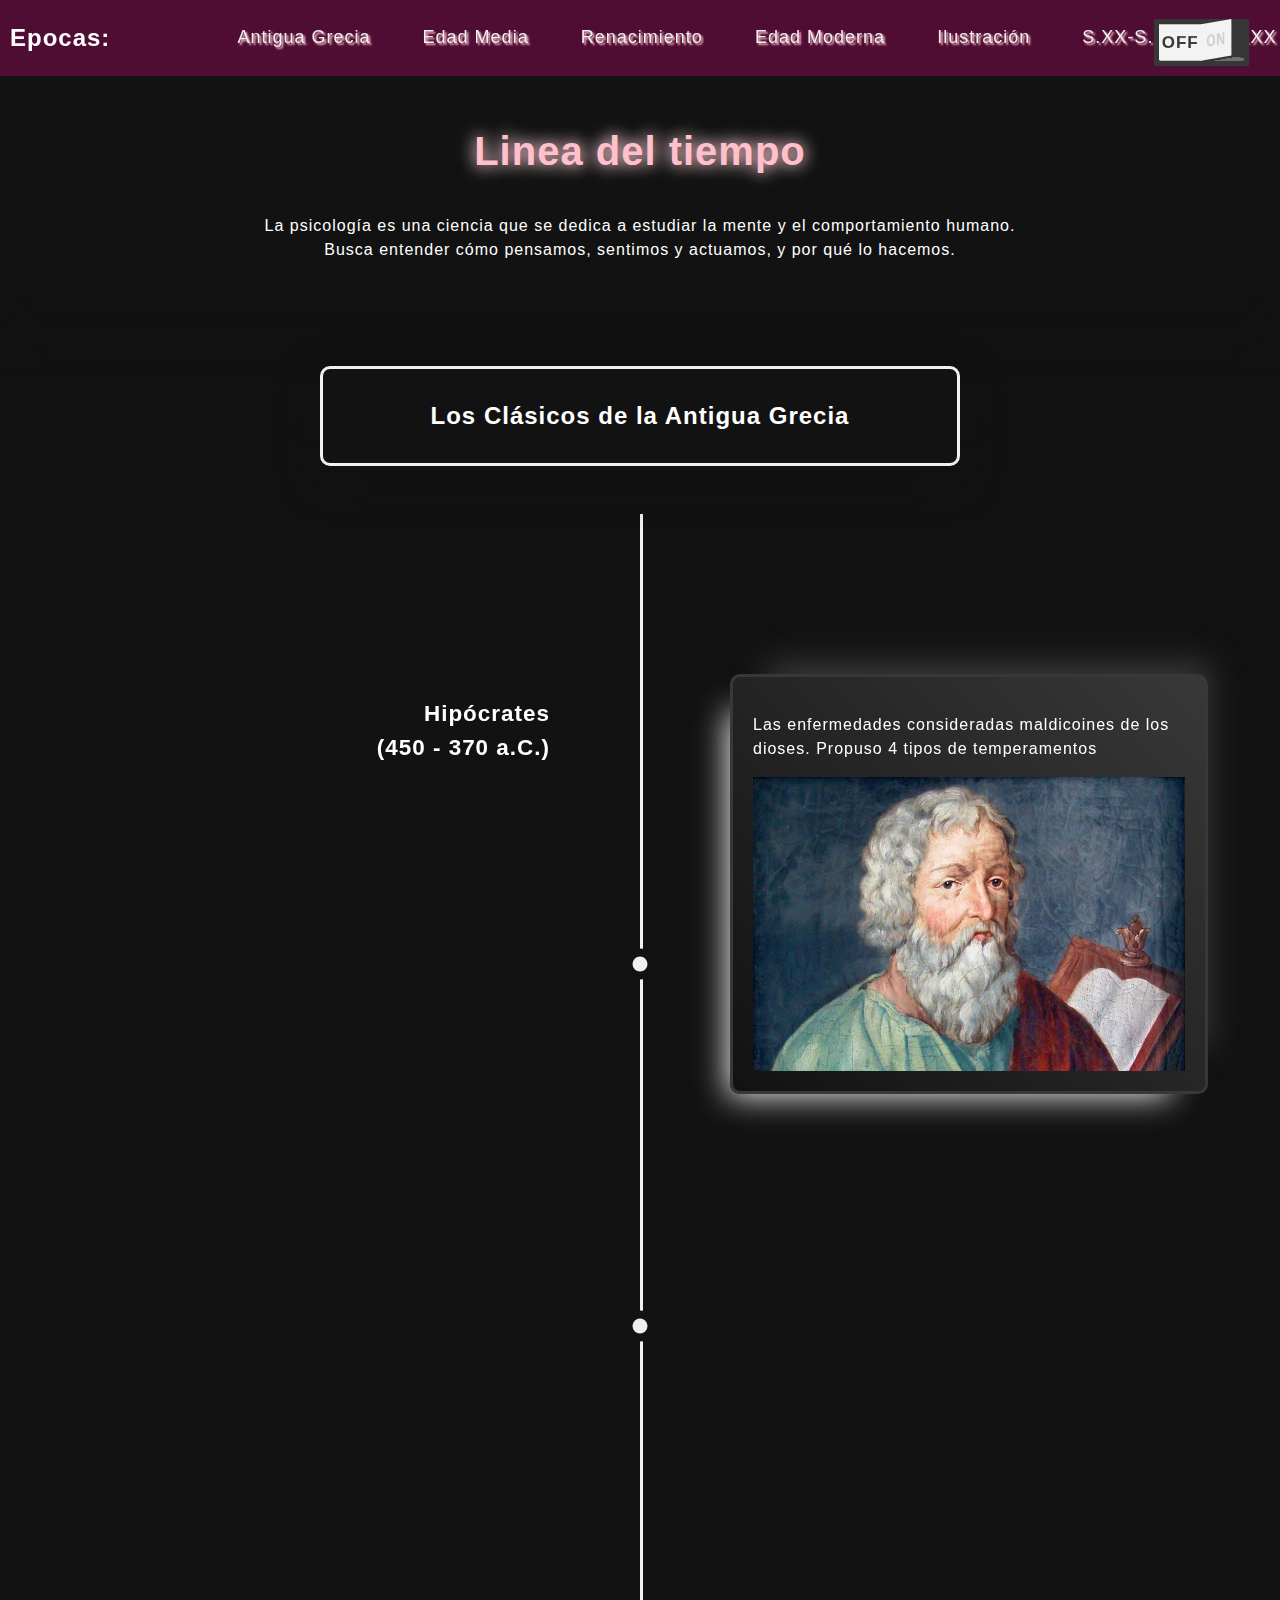
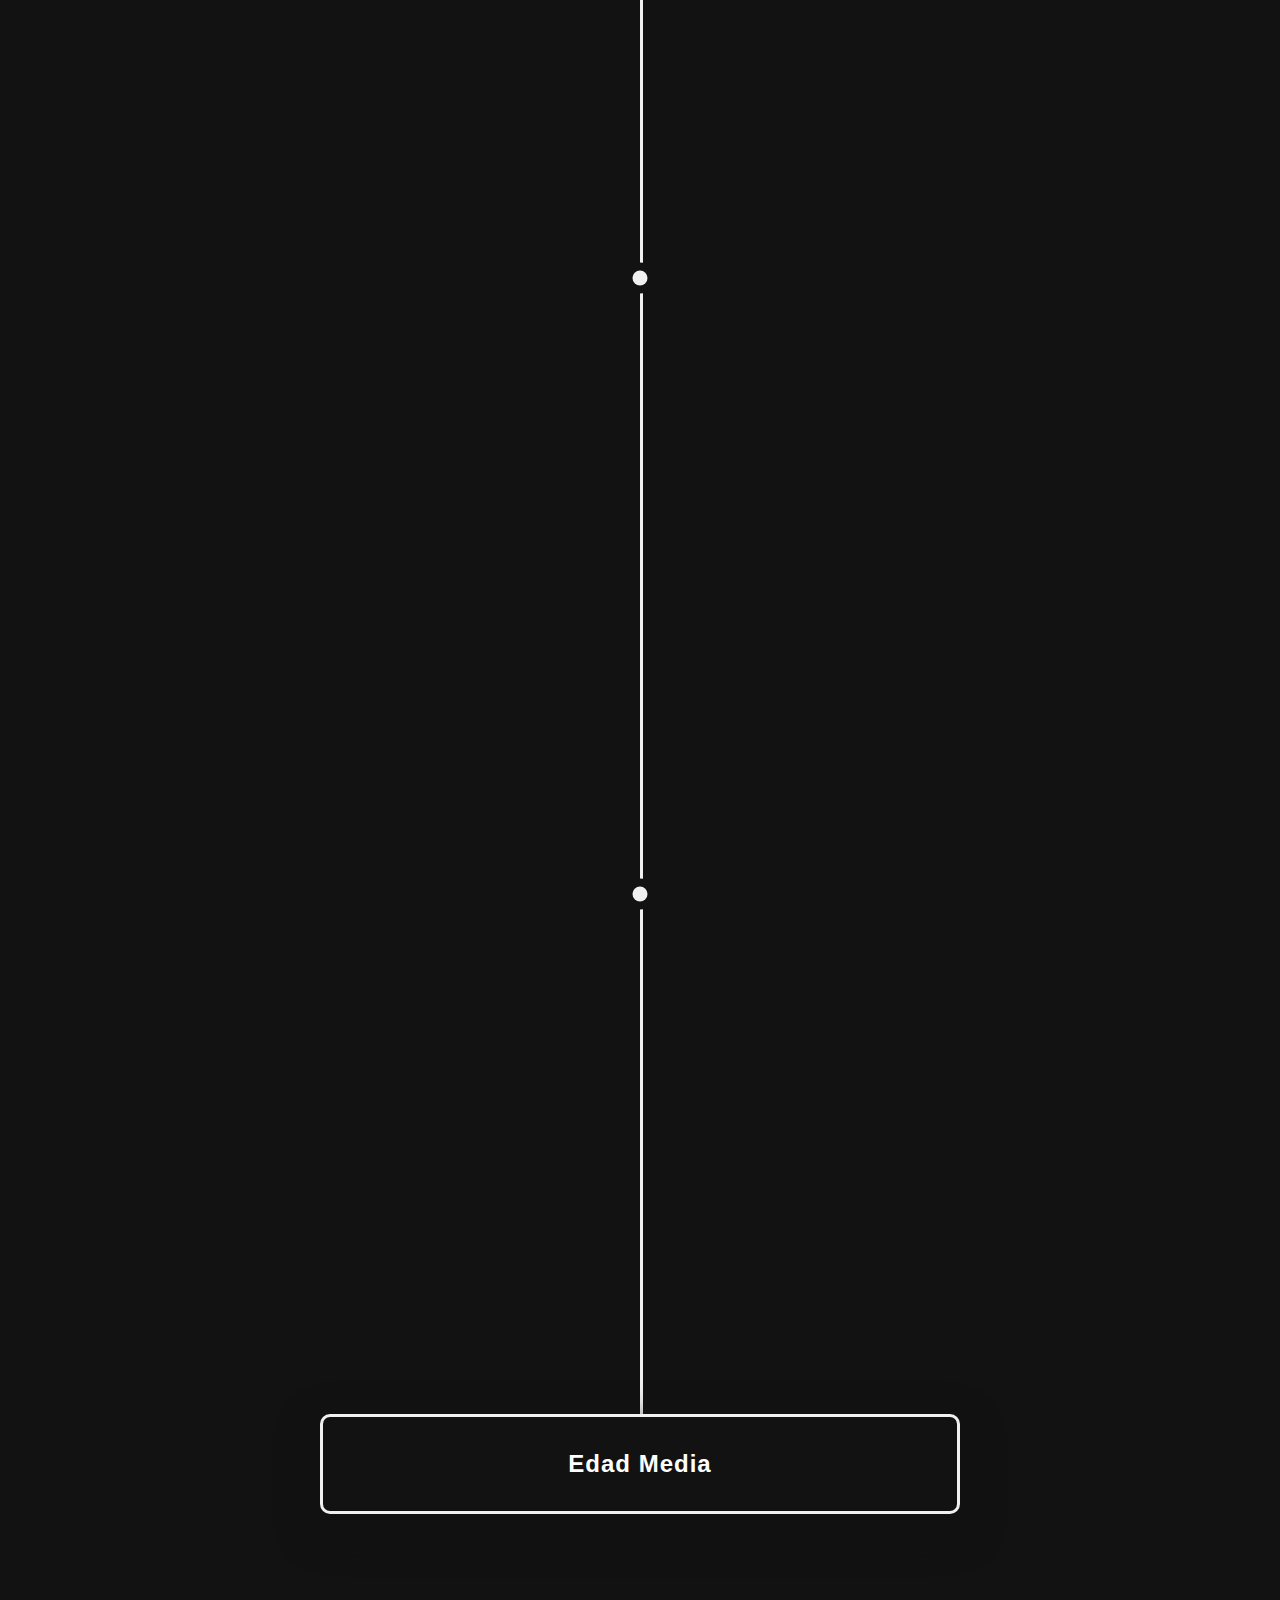
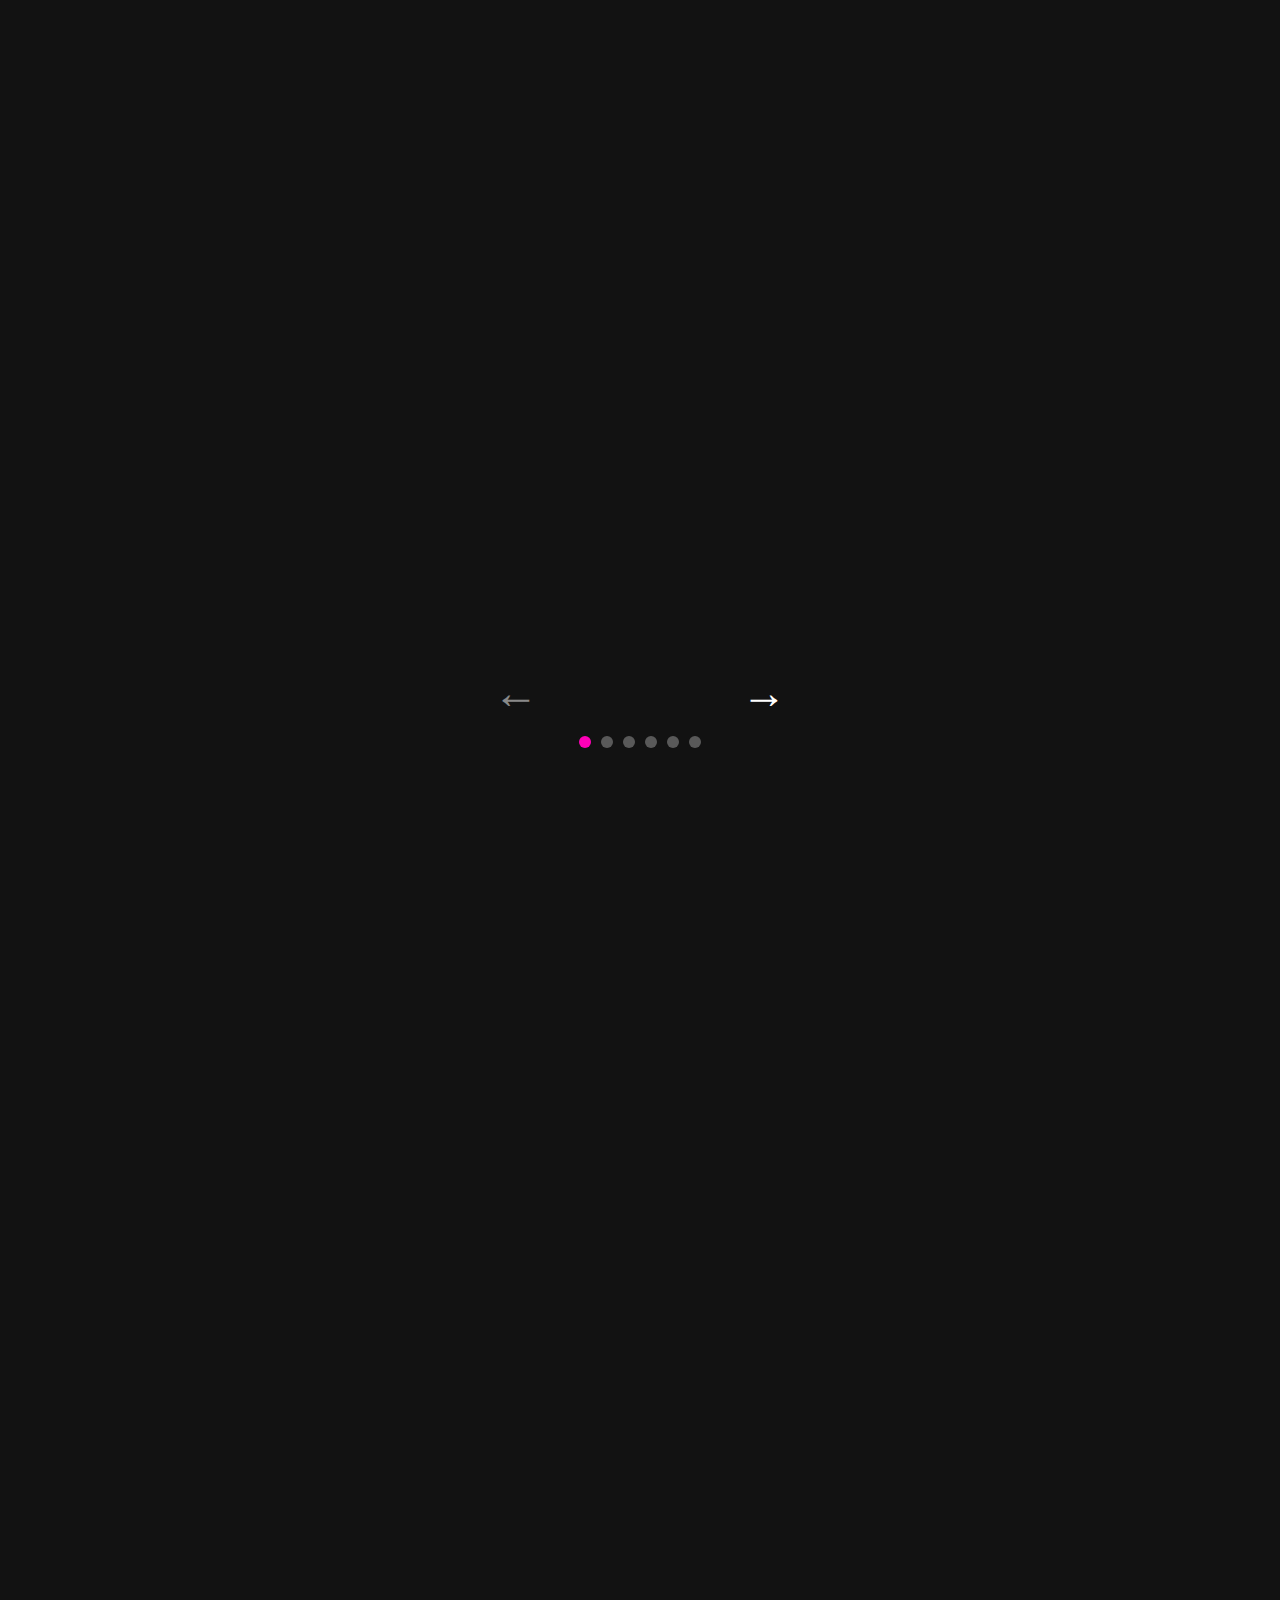
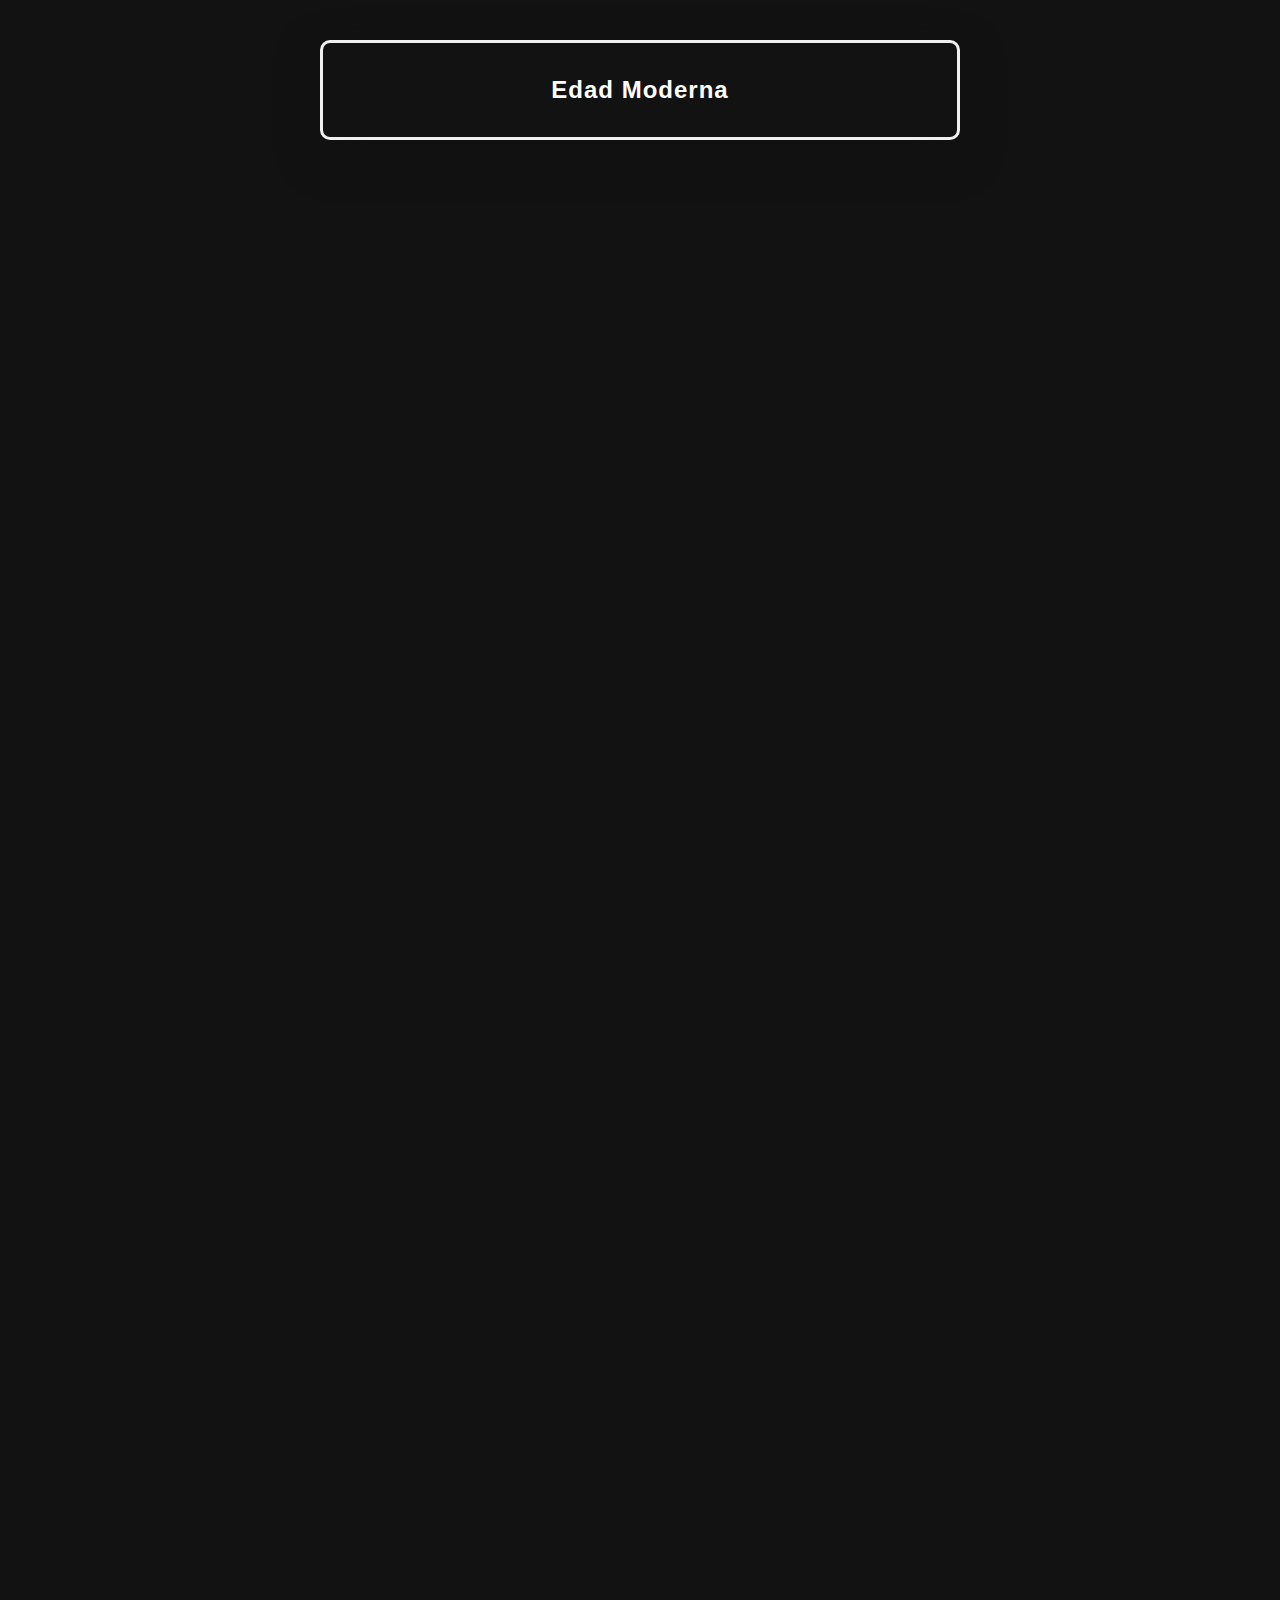
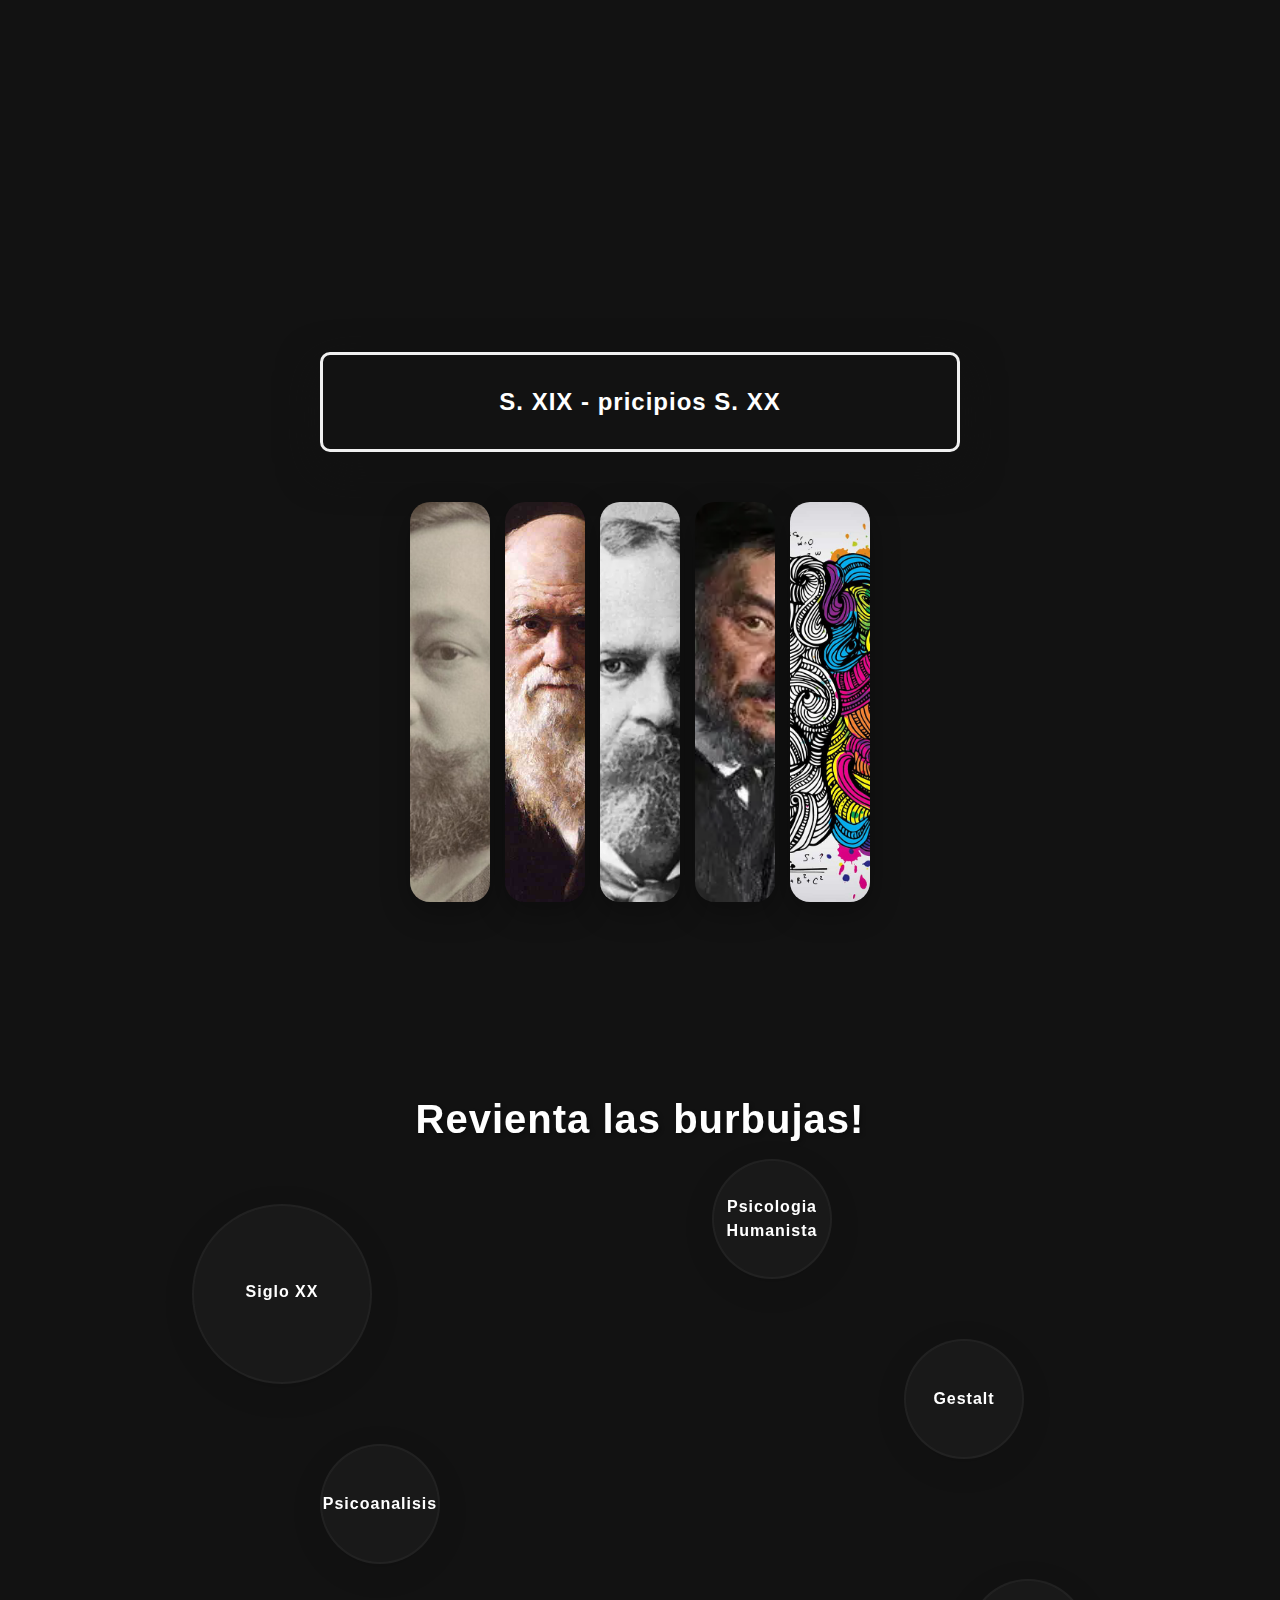
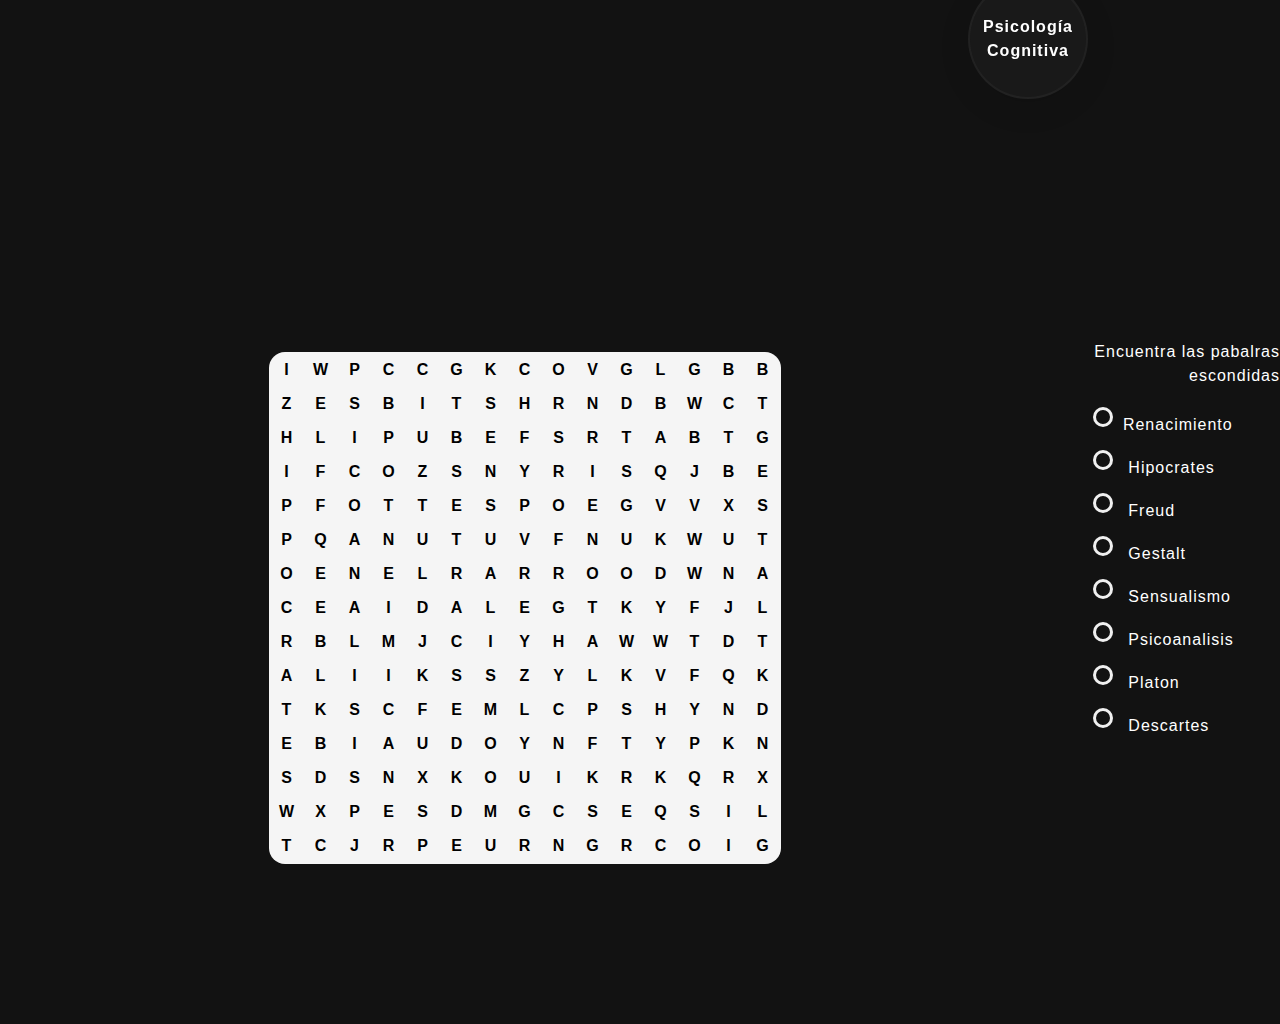
<file: try1.html>
<!DOCTYPE html>
<html lang="en">

<head>
    <meta charset="UTF-8">
    <link rel="stylesheet" href="css/try1.css">
    <link rel="stylesheet" href="css/switch.css">
    <!-- <link rel="stylesheet" href="css/verticalTimeL.css">-->
    <link rel="stylesheet" href="css/hover-gal.css">
    <link rel="stylesheet" href="css/timeline-gallery.css">
    <link rel="stylesheet" href="css/book.css">



    <link rel="stylesheet" href="https://unpkg.com/aos@2.3.0/dist/aos.css">

    <meta name="viewport" content="width=device-width, initial-scale=1.0">
    <title>Document</title>
</head>

<body>
    <nav>
        <h2>Epocas: </h2>
        <div class="links">
            <a href="try1.html#Antigua_Grecia">Antigua Grecia</a>
            <a href="try1.html#Edad_Media">Edad Media</a>
            <a href="try1.html#Renacimiento">Renacimiento</a>
            <a href="try1.html#Edad_Moderna">Edad Moderna</a>
            <a href="try1.html#Ilustracion">Ilustración</a>
            <a href="try1.html#s-xix">S.XX-S.XX</a>
            <a href="try1.html#s-xx">S.XX</a>
        </div>



        <!--<div class="sichi" style="transform: scale(1.5);">
            <input type="checkbox" name="" id="switch">
            <label for="switch"></label>
        </div>-->
        <label class="switch">
            <input class="cb" type="checkbox" id="switch" />
            <span class="toggle">
                <span class="left">off</span>
                <span class="right">on</span>
            </span>
        </label>
        <!--<audio src="img/oye-gela-escuchate-esto-saturado.mp3" id="miAudio"></audio>
        <img src="img/OIP.webp" alt="" id="miImagen" style="display: none;">-->

    </nav>


    <br><br><br>
    <header>
        <h2>Linea del tiempo</h2>
        <p>La psicología es una ciencia que se dedica a estudiar la mente y el comportamiento humano. <br> Busca
            entender cómo pensamos, sentimos y actuamos, y por qué lo hacemos.</p>
    </header>
    <br><br><br>
    <div class="theme" id="Antigua_Grecia">
        <h2>Los Clásicos de la Antigua Grecia</h2>
    </div>
    <br><br>
    <div class="timeline-line-container">
        <div class="timeline-line">
            <div class="timeline-line-progress"></div>
        </div>
        <div class="timeline-container"> <br><br>
            <div class="timeline-item">
                <div class="timeline-izq" data-aos="fade-right">
                    <h3>Hipócrates <br> (450 - 370 a.C.)</h3>
                </div>
                <div class="timeline-ct">
                    <div class="circle"></div>
                </div>
                <div class="timeline-der" data-aos="fade-left">
                    <div class="timeline-inf">
                        <p>Las enfermedades consideradas maldicoines de los dioses. Propuso 4 tipos de temperamentos</p>
                    </div>
                    <div class="timeline-img"><img src="img/hipocrates.jpg" alt="asd"></div>
                </div>
            </div>
            <br><br><br>
            <div class="timeline-item">
                <div class="timeline-izq" data-aos="fade-right">

                    <h3>Sócrates <br> (470 - 399 a.C.)</h3>
                </div>

                <div class="timeline-ct">
                    <div class="circle"></div>
                </div>
                <div class="timeline-der" data-aos="fade-left">

                    <div class="timeline-inf">
                        <ul>
                            <li>Antecedente de la psicoterapia.</li>
                            <li>Conocimineto a través de la experiencia.</li>
                        </ul>
                    </div>
                    <div class="timeline-img"><img src="img/socrates.webp" alt="asd"></div>
                </div>
            </div>
            <br>
            <div class="timeline-item">
                <div class="timeline-izq" data-aos="fade-right">
                    <h3>Platón <br> (429 - 347 a.C.)</h3>
                    <div class="platon-datos pla-log">
                        <ul>
                            <li><span class="li-pla-span">Función: </span>Es la parte más noble y superior del alma. Se
                                encarga de la deliberación, el conocimiento y el control de las otras dos partes.</li>
                            <li><span class="li-pla-span">Virtud: </span> La prudencia</li>
                            <li><span class="li-pla-span">Clase Social: </span> Gobernantes y filósofos</li>
                            <li><span class="li-pla-span">Ubicación corporal: </span>La cabeza</li>
                        </ul>
                    </div>
                    <div class="platon-datos pla-thy">
                        <li><span class="li-pla-span">Función: </span>La voluntad, el espíritu, el coraje y las pasiones
                            nobles, como la ambición o la ira justa. Es la parte que se enfada por la injusticia y ayuda
                            a la razón a controlar los deseos.</li>
                        <li><span class="li-pla-span">Virtud: </span>La fortaleza (o valor).</li>
                        <li><span class="li-pla-span">Clase Social: </span>Los guerreros y guardianes, quienes defienden
                            la ciudad y tienen el valor necesario para protegerla.</li>
                        <li><span class="li-pla-span">Ubicación corporal: </span>El tórax (corazón).</li>
                    </div>
                    <div class="platon-datos pla-epi">
                        <li><span class="li-pla-span">Función: </span>Los deseos y apetitos básicos e instintivos, como
                            el hambre, la sed y el deseo sexual. Es la parte más baja del alma y debe ser controlada por
                            la razón.</li>
                        <li><span class="li-pla-span">Virtud: </span>La templanza (o moderación).</li>
                        <li><span class="li-pla-span">Clase social: </span>Los artesanos y productores, quienes se
                            encargan de satisfacer las necesidades materiales de la sociedad.</li>
                        <li><span class="li-pla-span">Ubicación en el cuerpo: </span>El abdomen (estómago).</li>
                    </div>
                </div>

                <div class="timeline-ct">
                    <div class="circle"></div>
                </div>
                <div class="timeline-der" data-aos="fade-left">

                    <div class="timeline-inf">
                        <p>Teoria de los tres tipos de psique</p>
                        <ul>
                            <li><span class="pla-log-lis">Lógos</span> (Alma Racional)</li>
                            <li><span class="pla-thy-lis">Thymoeidés</span> (Alma irascible)</li>
                            <li><span class="pla-epi-lis">Epithymetikon</span> Alma Concupiscible</li>
                        </ul>
                    </div>
                    <div class="timeline-img"><img src="img/platon.webp" alt="asd"></div>
                </div>
            </div>
            <br>
            <div class="timeline-item">
                <div class="timeline-izq" data-aos="fade-right">

                    <h3>Aristóteles <br> (384 - 322 a.C.)</h3>
                </div>

                <div class="timeline-ct">
                    <div class="circle"></div>
                </div>
                <div class="timeline-der" data-aos="fade-left">

                    <div class="timeline-inf">
                        <ul>
                            <li>Análisis de las facultades del alma.</li>
                        </ul>
                        <p>Idea del sentido común, definición de intelecto y las motivaciones.</p>
                    </div>
                    <div class="timeline-img"><img src="img/aristoteles.webp" alt="asd"></div>
                </div>
            </div>
        </div>
    </div>
    <div class="space theme" id="Edad_Media">
        <h2>Edad Media</h2>
    </div>
    <!--
    <div class="verticaltime">
        <div class="vertical-line">
            <div class="vertical-line-progress"></div>
        </div>
        <div class="flip-container" style="margin: 1rem;">
            <div class="obj">
                <div class="obj-ani">
                    <div class="obj-face front">Avicena</div>
                    <div class="obj-face back">
                        <img src="img/avicena.jpg" alt="">
                        <p>Lorem ipsum dolor sit amet consectetur adipisicing elit. Quae, voluptas. Quae, voluptas.
                            Quae,
                            voluptas.</p>
                    </div>
                </div>
            </div>
            <div class="obj">
                <div class="obj-face front">
                    <h2>Avicena <br> (450 - 370 a.C.)</h2>
                </div>
                <div class="obj-face back">
                    <p>Lorem ipsum dolor sit amet consectetur adipisicing elit. Quae, voluptas. Quae, voluptas. Quae,
                        voluptas.</p>
                    <img src="img/avicena.jpg" alt="">
                </div>
            </div>
            <div class="obj">
                <div class="obj-face front">Avicena</div>
                <div class="obj-face back">
                    <h3>Avicena</h3> <br>
                    <p>Lorem ipsum dolor sit amet consectetur adipisicing elit. Quae, voluptas. Quae, voluptas. Quae,
                        voluptas.</p>
                    <img src="img/avicena.jpg" alt="">
                </div>
            </div>
            <div class="obj">
                <div class="obj-face front">Adelante</div>
                <div class="obj-face back">Atras</div>
            </div>
            <div class="obj">
                <div class="obj-ani">
                    <div class="obj-face front">Adelante</div>
                    <div class="obj-face back">Atras</div>
                </div>
            </div>
        </div>
    </div>
    -->

    <div class="gallery-timeline" data-aos="zoom-in">
        <div class="event-gallery carrusel-pag carrusel-0 gallery-active">
            <h2 class="gallery-h2">Avicena (980-1037)</h2>
            <div class="grid-gallery gal-dat-der">
                <p class="gallery-p">Influyente filósofo y médico persa, consideraba el alma (Nafs) como una entidad
                    inmortal separada del cuerpo. Sostenía que las emociones y la salud mental estaban profundamente
                    conectadas con el bienestar físico, siendo uno de los primeros en tratar las enfermedades
                    psicológicas como condiciones médicas.</p>
                <img src="img/avicena.jpg" alt="Avicena" class="gallery-img">
            </div>

        </div>
        <div class="event-gallery carrusel-pag carrusel-1">
            <h2 class="gallery-h2">Averroes (1126-1198)</h2>
            <div class="grid-gallery gal-dat-izq">
                <p class="gallery-p"> Su contribución más significativa a la psicología es su interpretación de la obra
                    de Aristóteles. Se opuso a la idea de la separación del alma y el cuerpo, afirmando que el intelecto
                    individual es una extensión de un intelecto universal. Esta visión materialista y unitaria del ser
                    humano influyó en los pensadores que se oponían al dualismo.</p>
                <img src="img/averroes.jpeg" alt="Alberto Magno" class="gallery-img">
            </div>

        </div>
        <div class="event-gallery carrusel-pag carrusel-2">
            <h2 class="gallery-h2">Maimónides (1135-1204)</h2>
            <div class="grid-gallery gal-dat-der">
                <p class="gallery-p">Enfatizó la importancia de la higiene mental para el bienestar físico. En sus
                    escritos, abordó la salud mental desde una perspectiva médica y ética, aconsejando el equilibrio
                    emocional y la moderación. Sus ideas sobre cómo el pensamiento y las emociones afectan al cuerpo son
                    una antesala de la terapia cognitiva.</p>
                <img src="img/maimonides.webp" alt="Tomás de Aquino" class="gallery-img">
            </div>

        </div>
        <div class="event-gallery carrusel-pag carrusel-3">
            <h2 class="gallery-h2">Santo Tomás de Aquino (1225-1274)</h2>
            <div class="grid-gallery gal-dat-izq">
                <p class="gallery-p">Su psicología se basa en la filosofía aristotélica, concibiendo al ser humano como
                    un compuesto de cuerpo y alma. Desarrolló un modelo de las facultades del alma, distinguiendo entre
                    los sentidos (externos e internos como la imaginación y la memoria), el intelecto y la voluntad</p>
                <img src="img/aquino.webp" alt="Roger Bacon" class="gallery-img">
            </div>
        </div>
        <div class="event-gallery carrusel-pag carrusel-4">
            <h2 class="gallery-h2">Guillermo de Ockham (1287-1347)</h2>
            <div class="grid-gallery gal-dat-der">
                <p class="gallery-p">A través de su nominalismo y la "navaja de Ockham", sentó las bases para el
                    empirismo y la psicología científica. Al argumentar que solo existen los individuos y que el
                    conocimiento proviene de la experiencia directa, promovió un enfoque que privilegia la observación y
                    la evidencia sobre las ideas abstractas, una base metodológica para el futuro conductismo.
                </p>
                <img src="img/ockham.webp" alt="Guillermo de Ockham" class="gallery-img">
            </div>
        </div>
        <div class="event-gallery carrusel-pag carrusel-5">
            <h2 class="gallery-h2">Fin de la Edad Media</h2>
            <div class="grid-gallery">
                <p class="gallery-p">El período medieval sentó las bases para el desarrollo posterior de la psicología
                    como
                    ciencia, preparando el terreno para el Renacimiento.</p>
                <img src="img/media.webp" alt="Fin de la Edad Media" class="gallery-img">
            </div>
        </div>
    </div>
    <div class="gallery-buttons">
        <button class="gallery-btn" id="gallery-prev-btn" onclick="prevGallery()">←</button>
        <button class="gallery-btn" id="gallery-next-btn" onclick="nextGallery()">→</button>
    </div>
    <div class="gallery-indicators" id="gallery-indicators">
        <!-- Los indicadores se generarán dinámicamente con JavaScript -->
    </div>

    <div class="timeline-solo" data-aos="flip-up" id="Renacimiento">
        <div class="solo-container">
            <div class="solo-title">
                <h2 class="solo-name"><span>Renacimiento <br></span>René Descartes (1596-1650)</h2>
            </div>
            <div class="solo-line"></div>
            <div class="solo-data">
                <img src="img/rene-descartes.jpeg" alt="" class="solo-img">
                <div class="solo-txt">
                    <p>Pensaba que la introspección era un método válido para buscar la verdad y que mente y cuerpo eran
                        entidades separadas <br><br>

                        También consideró el cuerpo como una máquina compleja, lo que influyó en el desarrollo de la
                        idea de la acción refleja.
                    </p>
                    <ul>
                        <li><span style="font-size: large;">Dualismo: </span> <br>&nbsp;&nbsp;&nbsp;&nbsp;&nbsp; La
                            mente y el cuerpo son entidades separadas.</li>
                        <li><span style="font-size: large;">Glándula Pineal: </span> <br>&nbsp;&nbsp;&nbsp;&nbsp;&nbsp;
                            Considerada el punto de conexión entre mente y cuerpo.</li>
                        <li><span style="font-size: large;">Acción refleja: </span> <br>&nbsp;&nbsp;&nbsp;&nbsp;&nbsp;
                            El cuerpo funciona como una máquina con movimientos involuntarios (arco reflejo).</li>
                        <li><span style="font-size: large;">Emociones: </span> <br>&nbsp;&nbsp;&nbsp;&nbsp;&nbsp; Vistas
                            como respuestas corporales que la mente experimenta.</li>
                    </ul>
                </div>

            </div>
        </div>
    </div>



    <br><br><br><br>
    </div>
    <div class="sapce theme" id="Edad_Moderna">
        <h2>Edad Moderna</h2>
    </div>
    <div class="book-container" data-aos="zoom-in">
        <div class="page-indicator">
            Evento <span id="current-pages">1-2</span> de 4 | Línea de Tiempo Personal
        </div>

        <div class="controls">
            <button class="btn" id="prev-btn" onclick="previousPage()">← Anterior</button>
            <button class="btn" id="next-btn" onclick="nextPage()">Siguiente →</button>
        </div>
        <div class="book">
            <div class="pages-wrapper">
                <!-- Evento 1: Páginas 1-2 - Nacimiento e Infancia -->
                <!-- Evento 1: Páginas 1-2 - Nacimiento e Infancia -->
                <div class="page-spread spread-0 active">
                    <div class="page">
                        <div class="timeline-date">~~~~</div>
                        <div class="timeline-icon"></div>
                        <div class="timeline-title">Empirismo</div>
                        <div class="timeline-description">
                            Todo el conocimiento derivaba de la experiencia y tenian una perspectiva mecanicista del
                            universo y el cuerpo humano. <br>
                            La experiencia cognoscitiva funcionaba a partir de principios y leyes.
                        </div>
                        <img src="img/thom-hobbes.webp" alt="Bebé recién nacido" style="max-height: 120px;">
                        <div class="timeline-details">
                            <strong>Thomas Hobbes:</strong> (1588-1679)<br>
                            <strong>John Locke</strong> (1632-1704)<br>
                            <strong>David Hume</strong> (1711-1776)<br>
                            <strong>John Stuart Mill</strong> (1806-1873)
                        </div>
                        <div class="page-number left">1</div>
                    </div>
                    <div class="page">
                        <div class="timeline-date">~~~~</div>
                        <div class="timeline-icon"></div>
                        <div class="timeline-title">Sensualismo</div>
                        <div class="timeline-description">
                            Todas las ideas derivan de la experiencia. <br>
                            Resaltaban la importancia de las sensaciones para explicar la experiencia consciente. <br>
                            Explicar la mente de modo que enfatizara su naturaleza mecánica.
                        </div>
                        <img src="img/pierre-gas.webp" alt="Escuela primaria" style="max-height: 120px;">
                        <div class="timeline-details">
                            <strong>Pierre Gassendi</strong> (1592-1655)<br>
                            <strong>Julien de La Mettrie</strong> (1709-1751)<br>
                            <strong>Étienne B. de Condilac</strong> (1714-1780)
                        </div>
                        <div class="page-number right">2</div>
                    </div>
                </div>

                <!-- Evento 2: Páginas 3-4 - Adolescencia y Logros -->
                <div class="page-spread spread-1">
                    <div class="page">
                        <div class="timeline-date">~~~~</div>
                        <div class="timeline-icon"></div>
                        <div class="timeline-title">Postivismo</div>
                        <div class="timeline-description">
                            Surgió con el éxito de las ciencias físicas y la ciencia de la mente. <br>
                            El conocimiento científico es el único valido. <br>
                            <strong>Auguste Comte</strong> creía que era posible estudiar objetivamente a las personas
                            por medio de la observación.
                        </div>
                        <img src="img/comte.jpeg" alt="Proyecto científico" style="max-height: 120px;">
                        <div class="timeline-details">
                            <strong>Auguste Comte</strong> (1798-1857)<br>
                            <strong>Ernst Mach</strong> (1838-1916)
                        </div>
                        <div class="page-number left">3</div>
                    </div>
                    <div class="page">
                        <div class="timeline-date">~~~~</div>
                        <div class="timeline-icon"></div>
                        <div class="timeline-title">Racionalszmo</div>
                        <div class="timeline-description">
                            Una mente activa, que actúa con información de los sentidos. <br> Enfatizaban las razones de
                            la conducta. <br> Hacían hincapié en el pensamiento deductivo.
                        </div>
                        <img src="img/baruch.jpeg" alt="Ceremonia de graduación" style="max-height: 120px;">
                        <div class="timeline-details">
                            <strong>Baruch Spinoza</strong> (1632-1677)<br>
                            <strong>Nicolás Malebranche</strong> (1638-1715)<br>
                            <strong>Immanuel Kant</strong> (1724-1804)
                        </div>
                        <div class="page-number right">4</div>
                    </div>
                </div>

                <!-- Evento 3: Páginas 5-6 - Presente y Futuro -->

            </div>
        </div>


    </div>

    <br><br><br><br id="Ilustracion">

    <div class="tren" data-aos="zoom-in-up">

        <div class="tren-timeline">
            <div class="station station-active" data-info="i1">
                <div class="punto"></div>
                <div class="name-station">Ilustración</div>
            </div>
            <div class="station" data-info="i2">
                <div class="punto"></div>
                <div class="name-station">Romanticismo</div>
            </div>
            <div class="station" data-info="i3">
                <div class="punto"></div>
                <div class="name-station">Existencialismo</div>
            </div>
            <div class="station" data-info="i4">
                <div class="punto"></div>
                <div class="name-station">Voluntarismo</div>
            </div>
        </div>

        <div id="i1" class="info station-active">
            <p>En la Ilustración, la psicología se vio influenciada por la razón y el método científico. Se buscó
                entender la mente como un objeto de estudio objetivo, similar a las ciencias naturales.
                <br><br> En este marco se llevaron algunas corrientes que influenciaron a la psicología asi como el
                Romanticismo, Existencialismo y el Voluntarismo
            </p>

        </div>
        <div id="i2" class="info">
            <p>La época del Romanticismo, como reacción, trajo un enfoque en la emoción, la intuición y la experiencia
                subjetiva. Esto puso de relieve la importancia del individuo y de los aspectos no racionales de la
                psique. </p>
            <ul>
                <li><strong>Jean-Jacques Rousseau</strong> (1712-1778): Destacó la importancia de la emoción y la
                    intuición, influyendo en el estudio de la subjetividad y el desarrollo de la psicología humanista.
                </li>
                <li><strong>Johann Wolfgang von Goethe</strong> (1749-1832): A través de su literatura, exploró el
                    conflicto entre el instinto y la razón, resaltando la naturaleza dinámica y emocional del ser
                    humano.</li>
                <li><strong>Arthur Schopenhauer</strong> (1788-1860): Su filosofía se centró en el concepto de la
                    voluntad como la fuerza impulsora del universo y de la vida, influyendo en la noción de los impulsos
                    irracionales.</li>
            </ul>
        </div>
        <div id="i3" class="info">
            <p>El Existencialismo se centró en la libertad, la elección y la búsqueda de sentido personal. Influyó en la
                psicología al destacar que las personas son responsables de crear su propia existencia, no estando
                predeterminadas por fuerzas externas.</p>
            <ul>
                <li><strong>Søren Kierkegaard</strong> (1813-1855): Padre del existencialismo, se centró en la libertad
                    de elección, la angustia y la responsabilidad personal.</li>
                <li><strong>Friedrich Nietzsche</strong> (1844-1900): Su filosofía del "superhombre" y la "voluntad de
                    poder" enfatizó la importancia de la creación de valores y el sentido de la vida, influenciando la
                    psicología existencial y humanista.</li>
                <li><strong>Jean-Paul Sartre</strong> (1905-1980): Su frase "la existencia precede a la esencia" subraya
                    que el ser humano no nace con un propósito predeterminado, sino que lo crea a través de sus
                    elecciones.</li>
            </ul>


        </div>
        <div id="i4" class="info">
            <p>
                Se centra en el estudio de la voluntad como el elemento principal y más activo de la conciencia. Wundt
                creía que la mente no es una colección pasiva de ideas, sino un proceso dinámico y creativo en el que la
                atención y la voluntad juegan un papel crucial en la organización y síntesis de la experiencia.
                Utilizaba la introspección experimental para analizar la conciencia en sus elementos básicos.

            </p>
            <ul>
                <li><strong>Wilhelm Wundt</strong> (1832-1920) - Fundador de la psicología experimental, su voluntarismo
                    se centró en el estudio de la voluntad como un proceso mental activo y creativo.</li>
            </ul>

        </div>
    </div>



    <br><br><br><br>
    <div class="space theme" id="s-xix">
        <h2>S. XIX - pricipios S. XX</h2>
    </div>

    <div class="hover-gal-container">
        <div class="hover-gal-item hover-gal-item-1">
            <div class="hover-gal-content">
                <div class="hover-gal-title">Estructuralismo</div>
                <div class="hover-gal-subtitle">~~~~</div>
                <div class="hover-gal-description">
                    La psicología debía estudiar la experiencia inmediata (conciencia). <br> Los procesos de la
                    conciencia estaban compuestos por sensaciones.
                </div>
                <div class="hover-gal-stats">
                    <div class="hover-gal-stat">
                        <span class="hover-gal-stat-number">Edward Bradford Tichener</span>
                        <span class="hover-gal-stat-label">(1867-1927)</span>
                    </div>

                </div>
            </div>
        </div>

        <div class="hover-gal-item hover-gal-item-2">
            <div class="hover-gal-content">
                <div class="hover-gal-title">Darwinismo</div>
                <div class="hover-gal-subtitle">~~~~</div>
                <div class="hover-gal-description">
                    Las propuestas de Darwin influyeron mucho sobre la psicología del desarrollo, la psicobiología, el
                    estudio del aprendizaje, las emociones, la conducta, la psicometría, etc...
                </div>
                <div class="hover-gal-stats">
                    <div class="hover-gal-stat">
                        <span class="hover-gal-stat-number">Charles Darwin</span>
                        <span class="hover-gal-stat-label">(1809-1882)</span>
                    </div>

                </div>
            </div>
        </div>

        <div class="hover-gal-item hover-gal-item-3">
            <div class="hover-gal-content">
                <div class="hover-gal-title">Funcionalismo</div>
                <div class="hover-gal-subtitle">~~~~</div>
                <div class="hover-gal-description">
                    Comprender como funciona la mente y la conducta. <br> El interés po r le funcionamineto de la mente
                    y la conducta los condujo al estudio de la motivación.
                </div>
                <div class="hover-gal-stats">
                    <div class="hover-gal-stat">
                        <span class="hover-gal-stat-number">William James</span>
                        <span class="hover-gal-stat-label">(1842-1910)</span>
                    </div>

                </div>
            </div>
        </div>

        <div class="hover-gal-item hover-gal-item-4">
            <div class="hover-gal-content">
                <div class="hover-gal-title">Condusctismo</div>
                <div class="hover-gal-subtitle">Iván M. Séchenov</div>
                <div class="hover-gal-description">
                    Pensaba que los estímulos externos provocaban cualquier conducta; no negala la existencia de la
                    conciencia.
                </div>
                <div class="hover-gal-stats">
                    <div class="hover-gal-stat">
                        <span class="hover-gal-stat-number">Iván M. Séchenov</span>
                        <span class="hover-gal-stat-label">(1829-1905)</span>
                    </div>

                </div>
            </div>
        </div>

        <div class="hover-gal-item hover-gal-item-5">
            <div class="hover-gal-content">
                <div class="hover-gal-title">Importancia</div>
                <div class="hover-gal-subtitle">~~~~</div>
                <div class="hover-gal-description">
                    El siglo XIX y principios del XX son cruciales para la psicología porque fue la época en que se
                    transformó de una rama de la filosofía a una ciencia experimental y autónoma.
                </div>

            </div>
        </div>
    </div>

    <br><br><br>

    <div class="container-bubble" id="s-xx">
        <h2 class="h2-bubble">Revienta las burbujas!</h2>

        <div class="bubble bubble-1" data-info="1">
            <div class="bubble-year">Siglo XX</div>
            <div class="bubble-title"></div>
        </div>

        <div class="bubble bubble-2" data-info="2">
            <div class="bubble-year"></div>
            <div class="bubble-year">Gestalt</div>
        </div>

        <div class="bubble bubble-3" data-info="3">
            <div class="bubble-year"></div>
            <div class="bubble-year">Psicoanalisis</div>
        </div>

        <div class="bubble bubble-4" data-info="4">
            <div class="bubble-year"></div>
            <div class="bubble-year">Psicologia Humanista</div>
        </div>

        <div class="bubble bubble-5" data-info="5">
            <div class="bubble-year"></div>
            <div class="bubble-year">Psicología Cognitiva</div>
        </div>


    </div>

    <!-- Modal -->
    <div class="info-modal" id="modal">
        <div class="info-content" id="modalContent">
            <button class="close-btn" id="closeBtn">&times;</button>
            <div class="info-year" id="modalYear"></div>
            <div class="info-title" id="modalTitle"></div>
            <div class="info-description" id="modalDescription"></div>
        </div>
    </div>


    <div class="sopa-letras">

        <iframe src="sopa.html" frameborder="0"></iframe>
        <section>
            <p>Encuentra las pabalras escondidas</p>
            <ul>
                <li class="li-sopa"><input type="checkbox" name="rena" id="rena"><span>Renacimiento</span></li>
                <li class="li-sopa"><input type="checkbox" name="rena" id="rena"> <span>Hipocrates</span></li>
                <li class="li-sopa"><input type="checkbox" name="rena" id="rena"> <span>Freud</span></li>
                <li class="li-sopa"><input type="checkbox" name="rena" id="rena"> <span>Gestalt</span></li>
                <li class="li-sopa"><input type="checkbox" name="rena" id="rena"> <span>Sensualismo</span></li>
                <li class="li-sopa"><input type="checkbox" name="rena" id="rena"> <span>Psicoanalisis</span></li>
                <li class="li-sopa"><input type="checkbox" name="rena" id="rena"> <span>Platon</span></li>
                <li class="li-sopa"><input type="checkbox" name="rena" id="rena"> <span>Descartes</span></li>
            </ul>

        </section>

    </div>
    <!--["RENACIMIENTO", "HIPPOCRATES", "FREUD", "GESTALT", "SENSUALISMO", "PSICOANALISIS", "PLATON", "DESCARTES"];-->



    <script src="https://unpkg.com/aos@2.3.0/dist/aos.js"></script>
    <script src="js/cosos.js"></script>


</body>

</html>
</file>
<file: css/try1.css>
:root {

    --bg-color: #121212;
    --bg-color-al: #2525255f;
    --bg-color-2: #383838;
    --bg-color-2-al: #3838384e;
    --text-color: #fff;
    --card-color: #f0f0f0;
    --header-color: pink;
}

/* Colores para modo oscuro */
[data-theme="light"] {
    --bg-color: #c3c3c3;
    --bg-color-al: #d850c45f;
    --bg-color-2: #acacac;
    --bg-color-2-al: #de57c14e;
    --text-color: #0c0c0c;
    --card-color: #1e1e1e;
    --header-color: rgb(176, 89, 176);

}

* {
    box-sizing: border-box;
}

html {
    height: 100%;
}

body {
    overflow-x: hidden;
    min-height: 100%;
    margin: 0;
    font-family: Verdana, Geneva, Tahoma, sans-serif;
    letter-spacing: 1px;
    line-height: 1.5;
    background-color: var(--bg-color);

}

header {
    background-color: var(--bg-color);
    color: var(--text-color);
    padding: 1rem;
    text-align: center;
    box-shadow: 0px 50px 30px var(--bg-color);
    border-bottom-left-radius: 20px;
    border-bottom-right-radius: 20px;

}

header h2 {
    color: var(--header-color);
    font-size: 2.5rem;
    text-shadow: 0 0 15px var(--header-color),

        0 0 20px rgba(175, 171, 171, 0.8);
}

img {
    vertical-align: middle;
    max-width: 100%;
    display: inline-block;
}

/* Contenedor que envuelve la línea y el timeline */
.timeline-line-container {
    position: relative;
    width: 100%;
    min-height: 100vh;
    overflow: hidden;
}

.timeline-container {
    display: flex;
    flex-direction: column;
    justify-content: center;
    align-items: center;
    margin-left: auto;
    margin-right: auto;
    position: relative;
    width: 100%;
    max-width: 1200px;
    margin: 0 auto;
    padding: 2rem;
}

.timeline-inf span {
    font-weight: bolder;
    color: var(--header-color);
    text-decoration: underline solid var(--header-color);

}

.timeline-item {
    z-index: 2;
    grid-template-columns: 1fr 180px 1fr;
    grid-auto-columns: 1fr;
    padding-top: 80px;
    padding-bottom: 80px;
    display: grid;
    position: relative;
    color: var(--text-color);
}


.timeline-izq {

    font-size: 1.2rem;
    text-align: right;
    /*animation: appear2 1s linear;
    animation-timeline: view();
    animation-range: entry 25% cover 30%;*/
}

.platon-datos {
    text-align: left;
    display: none;
    border-radius: 10px;
    border: var(--bg-color-2) solid;
    padding: 10px;
    background: linear-gradient(45deg, var(--bg-color), var(--bg-color-2));
    font-size: medium;

}

.li-pla-span {
    font-weight: bolder;
    color: var(--header-color);
    text-decoration: underline solid var(--header-color);
}

.timeline-ct {
    justify-content: center;
    display: flex;
}



.timeline-der {
    border: var(--bg-color-2) solid;
    padding: 20px;
    border-radius: 10px;
    background: linear-gradient(45deg, var(--bg-color), var(--bg-color-2));
    /**/

    box-shadow: 20px -30px 30px -18px var(--bg-color-2),
        -20px 20px 30px -18px var(--card-color);

    /* animation: appear 1s linear;
    animation-timeline: view();
    animation-range: entry 25% cover 30%;
    will-change: opacity, transform;*/
}



.circle {
    width: 15px;
    height: 15px;
    background-color: var(--card-color);

    border-radius: 50%;
    top: 50vh;
    left: 50%;
    transform: translate(-50%, -50%);
    position: sticky;
    box-shadow: 0 0 0 8px var(--bg-color);
    z-index: 10;
}

.timeline-line {
    z-index: -4;
    width: 3px;
    height: 370%;
    background-color: var(--card-color);
    position: absolute;
    top: 0;
    left: 50%;
}

.timeline-line-progress {
    z-index: 1000;
    width: 3px;
    height: 0;
    background-color: rgb(255, 0, 43);
    position: absolute;
    top: 0;
    left: 50%;
    transform: translateX(-50%);
    max-height: 100%;
    transition: height 0.1s ease-out;
    box-shadow: 0 0 10px rgba(255, 0, 43, 0.5);
}

.space {
    background-color: var(--bg-color);
    width: 100%;
    height: 200px;
    box-shadow: 0 -30px 40px var(--bg-color);
    content: '';
}

.theme {
    justify-content: center;
    align-items: center;
    display: flex;
    border: 3px solid var(--card-color);
    border-radius: 10px;
    width: 50%;
    left: 50%;
    transform: translateX(50%);

    color: var(--text-color);
    text-align: center;
    background-color: var(--bg-color);
    height: 100px;
    box-shadow: 0 -15px 40px var(--bg-color);
    box-shadow: 0 15px 40px var(--bg-color);


}

.timeline-solo {
    width: auto;
    height: auto;
    border-radius: 2rem;
    margin: 10vh;
    padding: 2rem;
    border: var(--bg-color-2) solid;
    background: linear-gradient(45deg, var(--bg-color), var(--bg-color-2));
    box-shadow: 20px -30px 30px -18px var(--bg-color-2),
        -20px 20px 30px -18px var(--card-color);

}

.solo-line {
    content: "";
    border: var(--card-color) double;
    width: 100%;
    height: 3px;
}

.solo-contianer {
    display: flex;
    flex-direction: column;

}


.solo-name span {
    color: var(--header-color);
    text-shadow: 0 0 15px var(--header-color),
        0 0 20px rgba(211, 211, 211, 0.8);
}

.solo-data img {
    max-width: 40vh;
    max-height: 40vh;
    border-radius: 1rem;
    box-shadow: -5px 10px 20px 5px #7D785A, 7px -10px 20px 1px #444040;
    object-fit: cover;

}

.solo-data {
    display: flex;
    flex-direction: row;
    margin: 1rem;
    gap: 1rem;
    color: var(--text-color);
}

.solo-name {
    color: var(--text-color);
}


nav {
    position: fixed;
    width: 100%;
    color: var(--text-color);
    background: rgba(255, 0, 149, 0.262);
    backdrop-filter: blur(10px);
    z-index: 100;
    padding-left: 10px;
    display: flex;
    align-items: center;

}

.links {
    width: 100%;
    display: flex;
    gap: 5%;
    align-items: center;
}

.links a {
    text-decoration: none;
    color: var(--card-color);
    text-shadow: 2px 2px 2px var(--header-color);
    font-size: large;


}

nav h2 {
    margin-right: 10%;

}

.tren {
    width: auto;
    height: auto;
    border-radius: 2rem;
    margin: 10vh;
    padding: 2rem;
    border: var(--bg-color-2) solid;
    background: linear-gradient(45deg, var(--bg-color), var(--bg-color-2));
    box-shadow: 20px -30px 30px -18px var(--bg-color-2),
        -20px 20px 30px -18px var(--card-color);

}

.tren-timeline {
    position: relative;
    display: flex;
    justify-content: space-between;
    align-items: center;
    margin-bottom: 40px;

}

.tren-timeline::before {
    content: "";
    position: absolute;
    top: 50%;
    left: 0;
    right: 0;
    height: 4px;
    background: #ccc;
    transform: translateY(-50%);

}

.station {
    position: relative;
    flex: 1;
    text-align: center;

}

.punto {
    width: 16px;
    height: 16px;
    background-color: rgb(255, 0, 183);
    border-radius: 50%;
    margin: 0 auto;
    transition: all 0.2 ease;
}

@keyframes big-dot {
    from {
        transform: scale(1);
    }

    to {
        transform: scale(1.2);
    }

}

.station.station-active .punto {
    transform: scale(1.5);
    background: rgb(255, 0, 183);
    box-shadow: 0 0 0 8px rgba(255, 0, 183, 0.3);
    animation: big-dot 0.5s infinite alternate ease-in-out;

}

.name-station {
    margin-top: 8px;
    font-size: 12px;
    color: var(--card-color);

}

.info {
    text-align: left;
    padding: 10px;
    background: #e0e0e0;
    box-shadow: inset 50px 50px 100px var(--bg-color-2),
        inset -50px -50px 100px var(--text-color);
    border-radius: 8px;
    display: none;
    height: auto;

}


.info.station-active {
    display: block;

}

@keyframes move-dot {
    from {
        transform: translateY(0px);

    }

    to {
        transform: translateY(-10px);
    }

}

.station:hover .punto {
    animation: move-dot 0.5s infinite alternate;

}

.container-bubble {
    position: relative;
    width: 100vw;
    height: 100vh;
    padding: 2rem;
}

.h2-bubble {
    position: absolute;
    top: 2rem;
    left: 50%;
    transform: translateX(-50%);
    color: white;
    font-size: 2.5rem;
    text-shadow: 2px 2px 4px rgba(0, 0, 0, 0.3);
    z-index: 100;
}

.bubble {
    position: absolute;
    width: 120px;
    height: 120px;
    background: var(--bg-color-al);
    backdrop-filter: blur(10px);
    border: 2px solid var(--bg-color-2-al);
    border-radius: 50%;
    cursor: pointer;
    transition: all 0.3s ease;
    display: flex;
    flex-direction: column;
    align-items: center;
    justify-content: center;
    text-align: center;
    color: var(--text-color);
    font-weight: bold;
    box-shadow: 0 8px 32px rgba(0, 0, 0, 0.1);
}

.bubble:hover {
    transform: scale(1.1);
    background: var(--bg-color-2-al);
    box-shadow: 0 15px 50px var(--bg-color-al);
    filter: brightness(150%);
}

.bubble-year {
    font-size: 1rem;
    margin-bottom: 0.3rem;
}

.bubble-title {
    font-size: 0.8rem;
    line-height: 1.2;
}

/* Posiciones y animaciones únicas para cada burbuja */
.bubble-1 {
    width: 180px;
    height: 180px;
    top: 20%;
    left: 15%;
    animation: float1 6s ease-in-out infinite;

}

.bubble-2 {
    top: 35%;
    right: 20%;
    animation: float2 7s ease-in-out infinite;

}

.bubble-3 {
    bottom: 40%;
    left: 25%;
    animation: float3 5s ease-in-out infinite;

}

.bubble-4 {
    top: 15%;
    right: 35%;
    animation: float4 8s ease-in-out infinite;
    z-index: 101;
}

.bubble-5 {
    bottom: 25%;
    right: 15%;
    animation: float5 6.5s ease-in-out infinite;

}

/* Animaciones de flotado */
@keyframes float1 {

    0%,
    100% {
        transform: translateY(0px) translateX(0px) rotate(0deg);
    }

    25% {
        transform: translateY(-20px) translateX(10px) rotate(5deg);
    }

    50% {
        transform: translateY(-10px) translateX(-15px) rotate(-3deg);
    }

    75% {
        transform: translateY(-25px) translateX(5px) rotate(2deg);
    }
}

@keyframes float2 {

    0%,
    100% {
        transform: translateY(0px) translateX(0px) rotate(0deg);
    }

    33% {
        transform: translateY(-15px) translateX(-20px) rotate(-4deg);
    }

    66% {
        transform: translateY(-30px) translateX(10px) rotate(6deg);
    }
}

@keyframes float3 {

    0%,
    100% {
        transform: translateY(0px) translateX(0px) rotate(0deg);
    }

    20% {
        transform: translateY(-18px) translateX(12px) rotate(3deg);
    }

    40% {
        transform: translateY(-5px) translateX(-8px) rotate(-2deg);
    }

    60% {
        transform: translateY(-22px) translateX(-12px) rotate(-5deg);
    }

    80% {
        transform: translateY(-8px) translateX(15px) rotate(4deg);
    }
}

@keyframes float4 {

    0%,
    100% {
        transform: translateY(0px) translateX(0px) rotate(0deg);
    }

    25% {
        transform: translateY(-25px) translateX(-10px) rotate(-6deg);
    }

    50% {
        transform: translateY(-12px) translateX(18px) rotate(4deg);
    }

    75% {
        transform: translateY(-28px) translateX(-5px) rotate(-2deg);
    }
}

@keyframes float5 {

    0%,
    100% {
        transform: translateY(0px) translateX(0px) rotate(0deg);
    }

    30% {
        transform: translateY(-16px) translateX(8px) rotate(3deg);
    }

    70% {
        transform: translateY(-35px) translateX(-12px) rotate(-4deg);
    }
}

/* Modal de información */
.info-modal {
    position: fixed;
    top: 0;
    left: 0;
    width: 100vw;
    height: 100vh;
    background: rgba(0, 0, 0, 0.7);
    backdrop-filter: blur(5px);
    display: none;
    align-items: center;
    justify-content: center;
    z-index: 1000;
    animation: fadeIn 0.3s ease;
}

.info-modal.active {
    display: flex;
}

@keyframes fadeIn {
    from {
        opacity: 0;
    }

    to {
        opacity: 1;
    }
}

.info-content {
    background: var(--bg-color-al);
    backdrop-filter: blur(10px);
    max-width: 600px;
    width: 90%;
    padding: 2rem;
    border-radius: 20px;
    box-shadow: 0 20px 60px rgba(0, 0, 0, 0.3);
    transform: scale(0.8);
    animation: modalPop 0.4s ease forwards;
    position: relative;
}

@keyframes modalPop {
    to {
        transform: scale(1);
    }
}

.info-year {
    font-size: 2rem;
    font-weight: bold;
    color: var(--header-color);
    margin-bottom: 0.5rem;
}

.info-title {
    font-size: 1.5rem;
    font-weight: bold;
    margin-bottom: 1rem;
    color: var(--text-color);
}

.info-description {
    line-height: 1.6;
    color: var(--text-color);
    font-size: 1rem;
}

.close-btn {
    position: absolute;
    top: 1rem;
    right: 1rem;
    background: none;
    border: none;
    font-size: 2rem;
    cursor: pointer;
    color: var(--header-color);
    transition: color 0.3s ease;
}

.close-btn:hover {
    color: #333;
}

.instructions {
    position: absolute;
    bottom: 2rem;
    left: 50%;
    transform: translateX(-50%);
    color: rgba(255, 255, 255, 0.8);
    text-align: center;
    font-style: italic;
}

.sopa-letras {
    display: flex;
    margin: 0 auto;
    height: 700px;
    width: auto;

}

iframe {
    width: 100%;
    height: 100%;

}

section {
    color: var(--text-color);
}

section>p {
    text-align: right;
}

.li-sopa {
    list-style-type: none;
    margin-right: 10px;
    margin-bottom: 10px;

}

#rena[type="checkbox"] {
    appearance: none;
    --webkit-apparence: none;
    width: 20px;
    height: 20px;
    box-shadow: 0 0 0px 3px inset var(--card-color);
    border-radius: 10px;
    margin-right: 10px;
    transition: all 0.3s ease-in-out;
}

@keyframes difletra {
    from {
        opacity: 1;

    }

    to {
        opacity: 0;
    }

}

#rena[type="checkbox"]:checked {
    background-color: rgb(255, 109, 214);
    box-shadow: 0px 0px 3px 3px rgba(255, 109, 214, 0.699);
    transition: all 0.3s ease-in-out;
}

#rena[type="checkbox"]:checked+span {
    animation: infinite difletra 0.5s alternate ease-in-out;
}

#rena[type="checkbox"]+span {
    transition: all 0.3s ease-in-out;
}

/*@keyframes gelda-giro {
    from {
        transform: rotate(0deg);
    }

    to {
        transform:  rotate(360deg);
    }
}

#miImagen {
    position: fixed;
    top: 50%;
    left: 50%;
    transform: translate(-50%, 50%);
    object-fit: contain;

}

.rotar {
    animation: gelda-giro 3s linear infinite;
}*/
</file>
<file: css/switch.css>
.switch {
    position: absolute;
    top: 25%;
    left: 90%;

}

/* Base del switch */
/* From Uiverse.io by r7chardgh */ 
/* The switch - the box around the slider */
.switch {
    font-size: 17px;
    display: inline-block;
    width: 5em;
    height: 2.5em;
    user-select: none;
  }
  
  /* Hide default HTML checkbox */
  .switch .cb {
    opacity: 0;
    width: 0;
    height: 0;
  }
  
  /* The slider */
  .toggle {
    position: absolute;
    cursor: pointer;
    width: 100%;
    height: 100%;
    background-color: #373737;
    border-radius: 0.1em;
    transition: 0.4s;
    text-transform: uppercase;
    font-weight: 700;
    overflow: hidden;
    box-shadow: -0.3em 0 0 0 #373737, -0.3em 0.3em 0 0 #373737,
      0.3em 0 0 0 #373737, 0.3em 0.3em 0 0 #373737, 0 0.3em 0 0 #373737;
  }
  
  .toggle > .left {
    position: absolute;
    display: flex;
    width: 50%;
    height: 88%;
    background-color: #f3f3f3;
    color: #373737;
    left: 0;
    bottom: 0;
    align-items: center;
    justify-content: center;
    transform-origin: right;
    transform: rotateX(10deg);
    transform-style: preserve-3d;
    transition: all 150ms;
  }
  
  .left::before {
    position: absolute;
    content: "";
    width: 100%;
    height: 100%;
    background-color: rgb(206, 206, 206);
    transform-origin: center left;
    transform: rotateY(90deg);
  }
  
  .left::after {
    position: absolute;
    content: "";
    width: 100%;
    height: 100%;
    background-color: rgb(112, 112, 112);
    transform-origin: center bottom;
    transform: rotateX(90deg);
  }
  
  .toggle > .right {
    position: absolute;
    display: flex;
    width: 50%;
    height: 88%;
    background-color: #f3f3f3;
    color: rgb(206, 206, 206);
    right: 1px;
    bottom: 0;
    align-items: center;
    justify-content: center;
    transform-origin: left;
    transform: rotateX(10deg) rotateY(-45deg);
    transform-style: preserve-3d;
    transition: all 150ms;
  }
  
  .right::before {
    position: absolute;
    content: "";
    width: 100%;
    height: 100%;
    background-color: rgb(206, 206, 206);
    transform-origin: center right;
    transform: rotateY(-90deg);
  }
  
  .right::after {
    position: absolute;
    content: "";
    width: 100%;
    height: 100%;
    background-color: rgb(112, 112, 112);
    transform-origin: center bottom;
    transform: rotateX(90deg);
  }
  
  .switch input:checked + .toggle > .left {
    transform: rotateX(10deg) rotateY(45deg);
    color: rgb(206, 206, 206);
  }
  
  .switch input:checked + .toggle > .right {
    transform: rotateX(10deg) rotateY(0deg);
    color: #487bdb;
  }
</file>
<file: css/verticalTimeL.css>
.verticaltime {
    margin-top: 2rem;
    margin: 1rem;
    background-color: var(--bg-color);
    height: auto;
    box-shadow: 0 -30px 40px var(--bg-color);
    content: '';
    border: 2px solid var(--card-color);
    border-radius: 10px;
    position: relative;
}

.flip-container {
    display: flex;
    /* los objetos en fila */
    gap: 100vh;
    /* espacio entre ellos */
    overflow-x: auto;
    overflow-y: hidden;
    padding: 10vh;
    padding-left: 50%;
    perspective: 1000px;
    padding-bottom: 15vh;
    /* perspectiva aplicada al contenedor */
    cursor: grab;
    scroll-behavior: smooth;
}

.flip-container::-webkit-scrollbar {
    height: 8px;
    background: transparent;
    /* altura de la barra */
}

.flip-container::-webkit-scrollbar-track {
    background: transparent;
    /* track transparente para que se vea pegado */
}

.flip-container::-webkit-scrollbar-thumb {
    background-color: var(--card-color);
    border-radius: 4px;
    border: 2px solid transparent;
    /* espacio alrededor del pulgar */
}

.flip-container:active {
    cursor: grabbing;
}

.obj {
    flex: 0 0 auto;
    width: 200px;
    height: 200px;
    position: relative;
    transform-style: preserve-3d;
    transition: transform 0.6s;
}

.obj-face {
    position: absolute;
    width: 200px;
    height: 200px;
    backface-visibility: hidden;
    border-radius: 15px;
    display: flex;
    justify-content: center;
    align-items: center;
    font-weight: bold;
}

.front {
    text-align: center;
    color: var(--text-color);
    background-color: red;
}

.back {
    display: flex;
    flex-direction: column;
    width: 400px;
    height: auto;
    background-color: blue;
    transform: rotateY(180deg);
}

.obj:hover {
    transform: rotateY(180deg);
}

.back > img{
    width: 20px;
    height: 20px;
    object-fit: cover;

}

.vertical-line{
    z-index: 0;
    width: 100%;
    height: 3px;
    background-color: green;
    position: absolute;
    top: 50%;


}

.obj-ani {
  opacity: 0;
  transform: translateY(50px);
  transition: all 0.6s ease;
}

.obj-ani.aos-active {
  opacity: 1;
  transform: translateY(0);
}
</file>
<file: css/hover-gal.css>
.hover-gal-container {
    display: flex;
    gap: 15px;
    max-width: 1200px;
    width: 100%;
    height: 500px;
    justify-content: center;
    align-items: center;
    margin: 0 auto;
}

.hover-gal-item {
    width: 80px;
    height: 400px;
    border-radius: 20px;
    overflow: hidden;
    cursor: pointer;
    transition: all 0.6s cubic-bezier(0.23, 1, 0.320, 1);
    position: relative;
    box-shadow: 0 10px 30px rgba(0,0,0,0.3);
    background-size: cover;
    background-position: center;
    background-repeat: no-repeat;
}

.hover-gal-item:hover {
    width: 300px;
    box-shadow: 0 20px 40px rgba(0,0,0,0.4);
    transform: translateY(-10px);
}

.hover-gal-item::before {
    content: '';
    position: absolute;
    top: 0;
    left: 0;
    right: 0;
    bottom: 0;
    background: linear-gradient(180deg, rgba(0,0,0,0) 0%, rgba(0,0,0,0.8) 100%);
    opacity: 0;
    transition: opacity 0.3s ease;
}

.hover-gal-item:hover::before {
    opacity: 1;
}

.hover-gal-content {
    position: absolute;
    bottom: 0;
    left: 0;
    right: 0;
    padding: 30px;
    color: white;
    transform: translateY(100%);
    transition: transform 0.6s cubic-bezier(0.23, 1, 0.320, 1);
}

.hover-gal-item:hover .hover-gal-content {
    transform: translateY(0);
}

.hover-gal-title {
    font-size: 28px;
    font-weight: bold;
    margin-bottom: 10px;
    text-shadow: 2px 2px 4px rgba(0,0,0,0.5);
}

.hover-gal-subtitle {
    font-size: 16px;
    opacity: 0.9;
    margin-bottom: 15px;
}

.hover-gal-description {
    font-size: 14px;
    line-height: 1.6;
    opacity: 0.8;
    margin-bottom: 20px;
}

.hover-gal-stats {
    display: flex;
    gap: 20px;
    font-size: 12px;
}

.hover-gal-stat {
    text-align: center;
}

.hover-gal-stat-number {
    font-size: 18px;
    font-weight: bold;
    display: block;
}

.hover-gal-stat-label {
    opacity: 0.7;
}

/* Fondos específicos para cada elemento de la galería */
.hover-gal-item-1 {
    /*background-image: url('https://images.unsplash.com/photo-1496442226666-8d4d0e62e6e9?ixlib=rb-4.0.3&ixid=M3wxMjA3fDB8MHxwaG90by1wYWdlfHx8fGVufDB8fHx8fA%3D%3D&auto=format&fit=crop&w=2340&q=80');*/
    background-image: url("../img/brad.jpeg");
}

.hover-gal-item-2 {
   /* background-image: url('https://images.unsplash.com/photo-1485738422979-f5c462d49f74?ixlib=rb-4.0.3&ixid=M3wxMjA3fDB8MHxwaG90by1wYWdlfHx8fGVufDB8fHx8fA%3D%3D&auto=format&fit=crop&w=2399&q=80');*/
   background-image: url("../img/darwin.jpeg");
}

.hover-gal-item-3 {
    /*background-image: url('https://images.unsplash.com/photo-1513635269975-59663e0ac1ad?ixlib=rb-4.0.3&ixid=M3wxMjA3fDB8MHxwaG90by1wYWdlfHx8fGVufDB8fHx8fA%3D%3D&auto=format&fit=crop&w=2340&q=80');*/
    background-image: url("../img/wiliam.webp");
}

.hover-gal-item-4 {
    /*background-image: url('https://images.unsplash.com/photo-1506905925346-21bda4d32df4?ixlib=rb-4.0.3&ixid=M3wxMjA3fDB8MHxwaG90by1wYWdlfHx8fGVufDB8fHx8fA%3D%3D&auto=format&fit=crop&w=2340&q=80');*/
    background-image: url("../img/ivan.webp");
}

.hover-gal-item-5 {
    /*background-image: url('https://images.unsplash.com/photo-1480714378408-67cf0d13bc1f?ixlib=rb-4.0.3&ixid=M3wxMjA3fDB8MHxwaG90by1wYWdlfHx8fGVufDB8fHx8fA%3D%3D&auto=format&fit=crop&w=2340&q=80');*/
    background-image: url("../img/psico.jpeg");
}
</file>
<file: css/timeline-gallery.css>
.gallery-timeline {
    flex-direction: column;
    align-items: center;
    justify-content: center;
    width: 100%;
    min-height: 80dvh;
    padding: 50px 0;
    overflow: visible;
    position: relative;
}

.event-gallery {
    position: absolute;
    flex-direction: column;
    align-items: center;
    border-radius: 5vh;
    justify-content: center;
    background-color: var(--bg-color);
    padding: 3rem;
    width: 80%;
    min-height: 70dvh;
    max-height: 80dvh;
    opacity: 0;
    transform: translateX(100%);
    transition: all 0.5s ease-in-out;
    left: 50%;
    transform: translateX(-50%);
    background: linear-gradient(45deg, var(--bg-color), var(--bg-color-2));
    box-shadow: 19px -19px 38px var(--bg-color-2),
        -19px 19px 38px var(--card-color);
    overflow: hidden;
}

.gallery-active {
    opacity: 1;
    transform: translateX(-50%);
}

.event-gallery h2 {
    font-size: 30px;
    font-weight: bold;
    color: var(--text-color);
    margin-bottom: 20px;
}

/* Estilo para el contenedor que agrupa p e img */
.grid-gallery {
    display: flex;
    flex-direction: row;
    align-items: center;
    gap: 2rem;
    width: 100%;
    max-width: 100%;
}

.gal-dat-izq img{
    flex: 1;
    order: 2;
}

.gal-dat-izq p{
    flex-shrink: 0;
    order: 1;
}

/* Estilo para los párrafos en la galería */
.event-gallery p {
    font-size: 20px;
    font-weight: bold;
    color: var(--text-color);
    margin: 0;
    flex: 1;
    order: 2;
    /* El párrafo va después de la imagen */
}

/* Estilo para las imágenes en la galería */
.event-gallery img {
    width: 35dvh;
    height: 35dvh;
    object-fit: cover;
    border-radius: 15px;
    margin: 0;
    flex-shrink: 0;
    order: 1;
    /* La imagen va primero */
}



.gallery-buttons {
    display: flex;
    background-color: none;
    justify-content: center;
    gap: 3rem;
    margin-top: 2rem;
    margin-bottom: 1rem;
    z-index: 2;
}

.gallery-btn {
    width: 200px;
    background: none;
    border: none;
    color: var(--text-color);
    font-size: 5vh;
    transition: all 0.3s ease;
}

.gallery-btn:hover {
    transform: translateY(-5px);
    background-color: rgb(255, 0, 183);
    border-radius: 2rem;
    transition: all 0.3s ease;
}

.gallery-btn:disabled {
    opacity: 0.5;
    cursor: not-allowed;
    transform: none;
}

.gallery-btn:disabled:hover {
    background-color: transparent;
    transform: none;
}

/* Indicadores del carrusel */
.gallery-indicators {
    background-color: none;
    display: flex;
    justify-content: center;
    gap: 10px;
    margin-top: 1rem;
    margin-bottom: 2rem;
}

.gallery-indicator {
    width: 12px;
    height: 12px;
    border-radius: 50%;
    background-color: var(--text-color);
    opacity: 0.3;
    cursor: pointer;
    transition: all 0.3s ease;
}

.gallery-indicator.active {
    opacity: 1;
    background-color: rgb(255, 0, 183);
}

.gallery-indicator:hover {
    opacity: 0.7;
}
</file>
<file: css/book.css>
/* ======================
   CONTENEDOR PRINCIPAL
====================== */
.book-container {
    display: flex;
    flex-direction: column;
    justify-content: center;
    align-items: center;
    text-align: center;
    padding: 2rem;
    margin: 2rem 0;
}

/* ======================
   LIBRO
====================== */
.book {
    width: 900px;
    height: 800px;
    position: relative;
    background: linear-gradient(145deg, #8B4513, #A0522D);
    border-radius: 15px;
    padding: 20px;
    margin-bottom: 30px;
    box-shadow: 
        0 20px 40px rgba(0, 0, 0, 0.3),
        0 0 0 1px rgba(255, 255, 255, 0.1) inset;
    border: 3px solid #654321;
}

/* ======================
   PÁGINAS
====================== */
.pages-wrapper {
    width: 100%;
    height: 100%;
    position: relative;
    border-radius: 10px;
    perspective: 1500px;
    overflow: visible;
}

.page-spread {
    width: 100%;
    height: 100%;
    position: absolute;
    top: 0; left: 0;
    display: flex;
    transform-style: preserve-3d;
    transform: rotateY(0deg) translateZ(-150px);
    transition: all 0.8s cubic-bezier(0.4, 0, 0.2, 1);
    opacity: 0;
    z-index: 0;
}

.page-spread.active {
    transform: rotateY(0deg) translateZ(0);
    opacity: 1;
    z-index: 3;
}

.page-spread.prev {
    transform: rotateY(-20deg) translateZ(-80px) translateX(-30px);
    opacity: 0.4;
    z-index: 1;
}

.page-spread.next {
    transform: rotateY(20deg) translateZ(-80px) translateX(30px);
    opacity: 0.4;
    z-index: 2;
}

/* ======================
   ESTILO DE PÁGINAS
====================== */
.page {
    width: 50%;
    height: 100%;
    padding: 30px 25px;
    display: flex;
    flex-direction: column;
    justify-content: flex-start;
    align-items: center;
    text-align: center;
    background: linear-gradient(135deg, #fff9f0, #fafafa);
    border-right: 3px solid #ddd;
    box-shadow: 
        inset 0 0 10px rgba(0,0,0,0.05),
        0 2px 5px rgba(0,0,0,0.1);
    position: relative;
    overflow: hidden;
}

.page:last-child {
    border-right: none;
    border-left: 3px solid #ddd;
}

/* Mejor alineación de títulos y párrafos */
.page h1 {
    margin: 15px 0;
    font-size: 2.2em;
    color: #2c3e50;
    text-shadow: 1px 1px 2px rgba(0,0,0,0.1);
}

.page h2 {
    margin: 12px 0;
    font-size: 1.8em;
    color: #34495e;
}

.page h3 {
    margin: 10px 0;
    font-size: 1.4em;
    color: #34495e;
}

.page p {
    margin: 8px 0 20px;
    font-size: 1.1em;
    line-height: 1.6;
    color: #555;
    max-width: 90%;
}

/* Espacio para imágenes */
.page img {
    max-width: 80%;
    max-height: 150px;
    border-radius: 10px;
    box-shadow: 0 4px 12px rgba(0,0,0,0.15);
    margin: 15px 0;
    object-fit: cover;
}

/* ======================
   TIMELINE (EN PÁGINAS)
====================== */
.timeline-date {
    background: linear-gradient(45deg, #667eea, #764ba2);
    color: white;
    padding: 8px 20px;
    border-radius: 25px;
    font-weight: bold;
    font-size: 1.1em;
    margin-bottom: 15px;
    box-shadow: 0 4px 12px rgba(0, 0, 0, 0.2);
    text-shadow: 1px 1px 2px rgba(0,0,0,0.3);
}

.timeline-title {
    color: #2c3e50;
    margin-bottom: 20px;
    font-size: 1.8em;
    font-weight: bold;
    text-shadow: 1px 1px 2px rgba(0,0,0,0.1);
}

.timeline-description {
    color: #555;
    line-height: 1.7;
    font-size: 1.05em;
    margin-bottom: 20px;
    max-width: 85%;
}

.timeline-icon {
    font-size: 3.5em;
    margin: 15px 0;
    filter: drop-shadow(3px 3px 6px rgba(0, 0, 0, 0.2));
}

.timeline-details {
    background: rgba(102, 126, 234, 0.1);
    padding: 15px 20px;
    border-radius: 12px;
    border-left: 5px solid #667eea;
    margin-top: 15px;
    text-align: left;
    font-size: 0.95em;
    width: 90%;
    box-shadow: 0 4px 12px rgba(0,0,0,0.1);
}

.timeline-details strong {
    color: #667eea;
    font-weight: bold;
}

/* ======================
   ELEMENTOS EXTRA
====================== */
.emoji {
    font-size: 3em;
    margin: 15px 0;
    filter: drop-shadow(2px 2px 4px rgba(0, 0, 0, 0.1));
}

.page-number {
    position: absolute;
    bottom: 15px;
    font-size: 0.9em;
    color: #999;
    font-weight: bold;
    background: rgba(255,255,255,0.8);
    padding: 5px 10px;
    border-radius: 15px;
    box-shadow: 0 2px 5px rgba(0,0,0,0.1);
}

.page-number.left { left: 15px; }
.page-number.right { right: 15px; }

/* ======================
   CONTROLES
====================== */
.controls {
    display: flex;
    gap: 20px;
    justify-content: center;
    margin: 20px 0;
}

.btn {
    padding: 12px 25px;
    background: transparent;
    color: white;
    border: none;
    
    cursor: pointer;
    font-size: 16px;
    font-weight: bold;
    transition: all 0.3s ease;
    box-shadow: 0 4px 12px rgba(0,0,0,0.2);
    text-transform: uppercase;
    letter-spacing: 1px;
}

.btn:hover:not(:disabled) {
    background-color: rgb(255, 0, 183);
    border-radius: 25px;
    transform: translateY(-2px);
    box-shadow: 0 6px 16px rgba(0,0,0,0.3);
}

.btn:disabled {
    border-radius: 25px;
    background: #ccc;
    cursor: not-allowed;
    transform: none;
    box-shadow: none;
}

/* ======================
   INDICADORES
====================== */
.page-indicator {
    margin: 15px 0;
    color: #666;
    font-size: 1.1em;
    font-weight: bold;
    background: rgba(255,255,255,0.9);
    padding: 10px 20px;
    border-radius: 20px;
    box-shadow: 0 2px 8px rgba(0,0,0,0.1);
}

/* ======================
   COLORES DE EVENTOS
====================== */
.spread-0 .page {
    background: linear-gradient(135deg, #e8f4fd, #d1ecf1);
}

.spread-1 .page {
    background: linear-gradient(135deg, #fff2e8, #ffe0cc);
}

.spread-2 .page {
    background: linear-gradient(135deg, #e8f8e8, #d4f4d4);
}

/* ======================
   RESPONSIVE
====================== */
@media (max-width: 1000px) {
    .book {
        width: 700px;
        height: 500px;
    }
    
    .page {
        padding: 20px 15px;
    }
    
    .page h1 {
        font-size: 1.8em;
    }
    
    .page h2 {
        font-size: 1.5em;
    }
    
    .timeline-title {
        font-size: 1.5em;
    }
}

@media (max-width: 768px) {
    .book {
        width: 90vw;
        height: 400px;
    }
    
    .page {
        padding: 15px 10px;
    }
    
    .page h1 {
        font-size: 1.4em;
    }
    
    .page h2 {
        font-size: 1.2em;
    }
    
    .timeline-title {
        font-size: 1.3em;
    }
    
    .timeline-description {
        font-size: 0.9em;
    }
}
</file>
